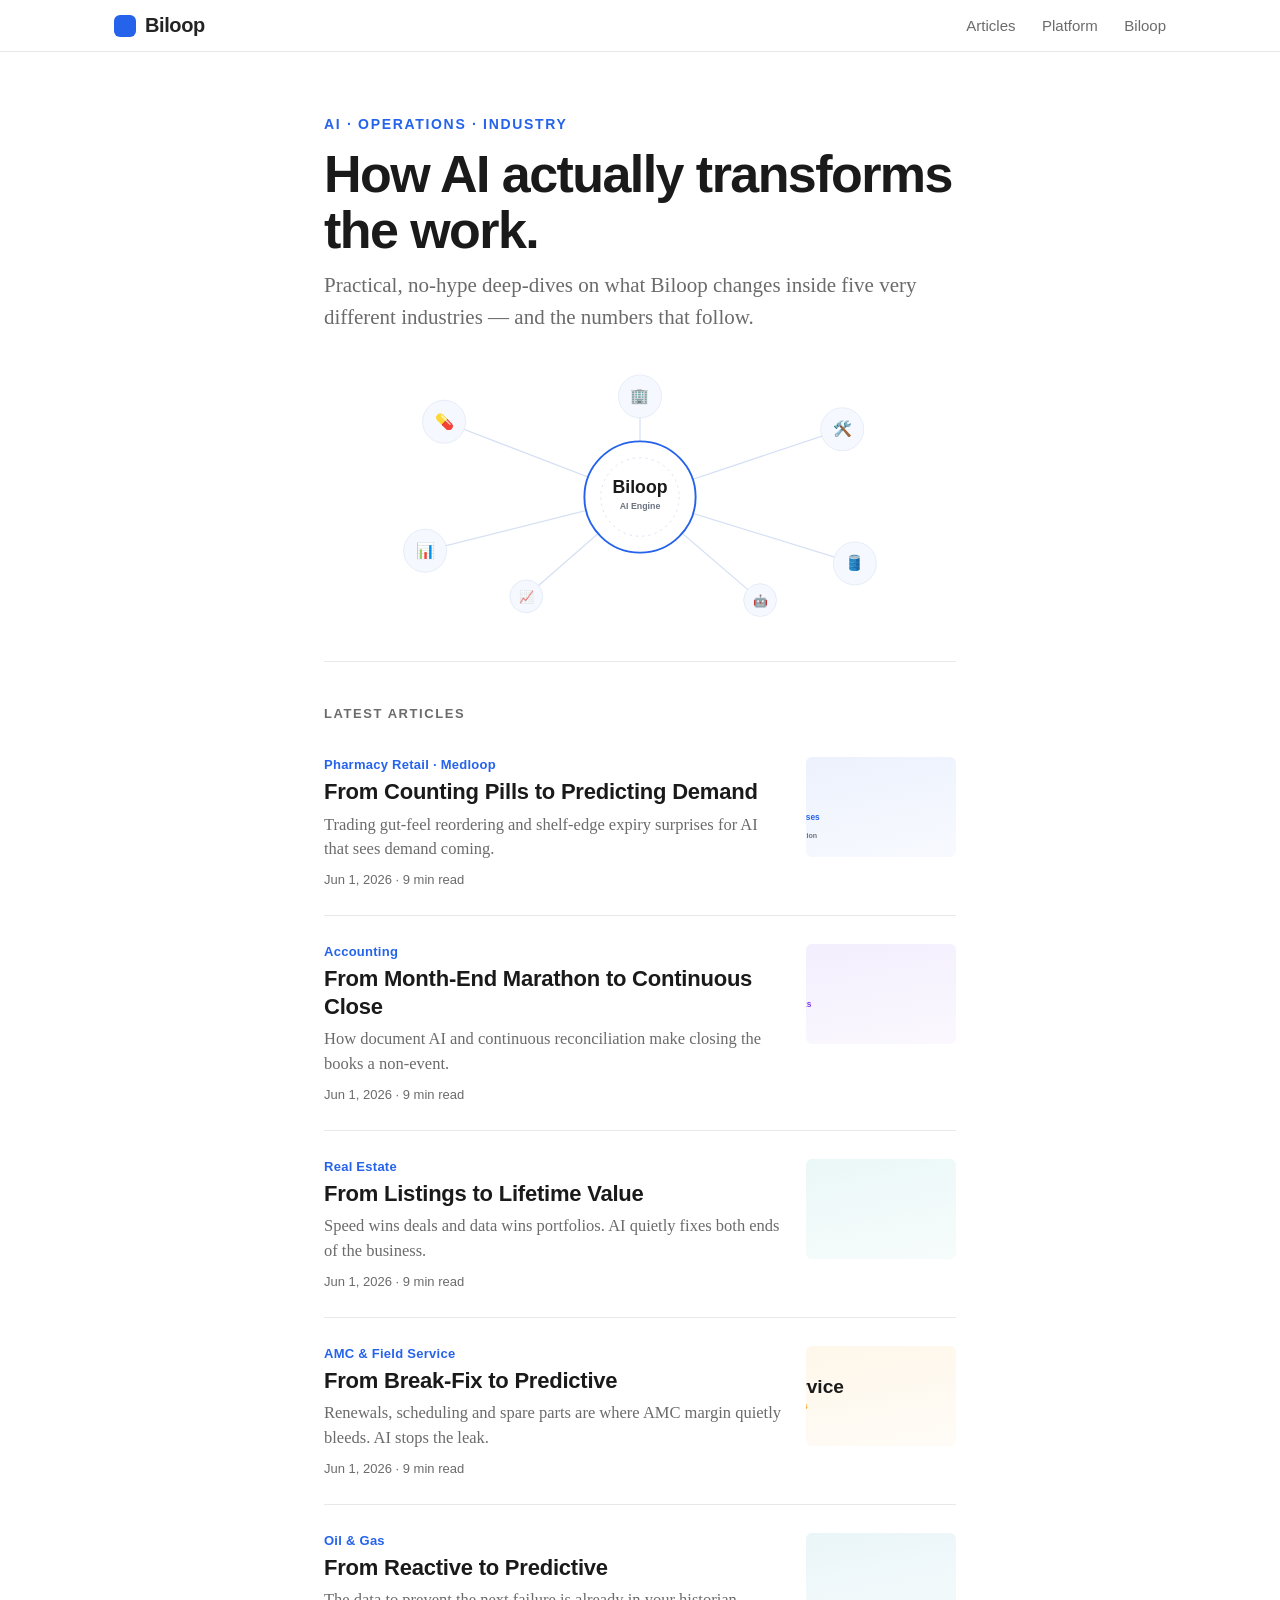
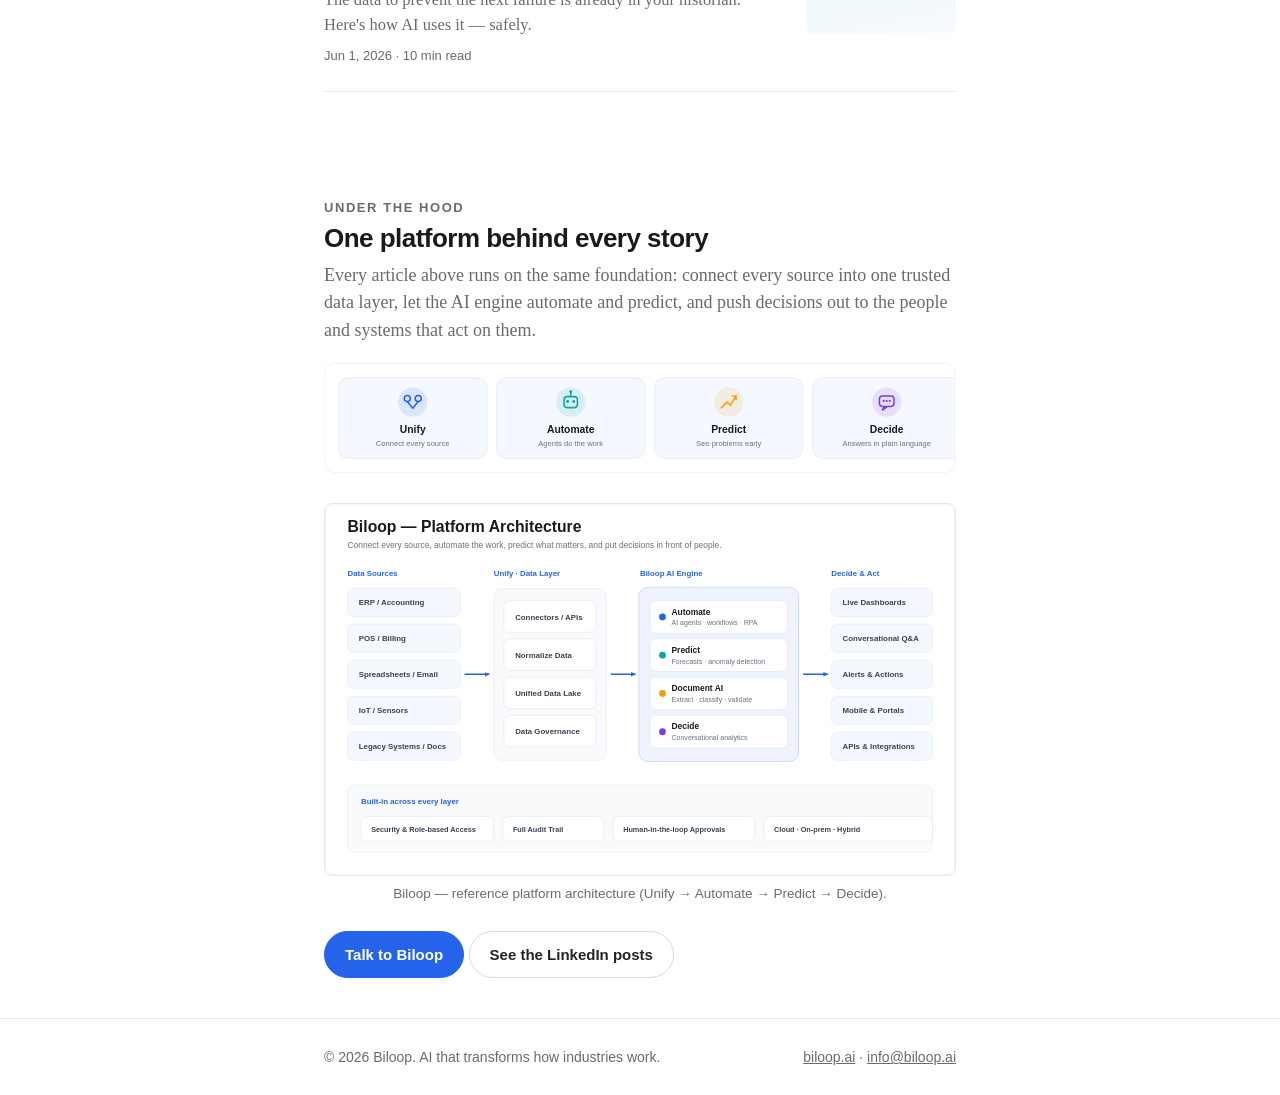
<file: index.html>
<!DOCTYPE html>
<html lang="en">
<head>
  <meta charset="UTF-8" />
  <meta name="viewport" content="width=device-width, initial-scale=1.0" />
  <title>Biloop — How AI transforms real industries</title>
  <meta name="description" content="Plain-spoken deep-dives on how Biloop uses AI to transform pharmacy retail, accounting, real estate, AMC and oil &amp; gas." />
  <link rel="stylesheet" href="assets/css/style.css" />
</head>
<body>
  <header class="site-header">
    <nav class="nav">
      <a class="brand" href="index.html"><span class="dot"></span> Biloop</a>
      <div class="nav-links">
        <a href="#stories">Articles</a>
        <a href="#platform">Platform</a>
        <a href="https://biloop.ai" target="_blank" rel="noopener">Biloop</a>
      </div>
    </nav>
  </header>

  <main class="container">
    <section class="masthead">
      <div class="kicker">AI · Operations · Industry</div>
      <h1>How AI actually transforms the work.</h1>
      <p>Practical, no-hype deep-dives on what Biloop changes inside five very different industries — and the numbers that follow.</p>
      <div class="iconstrip" style="max-width:720px;margin:28px auto 0">
        <img src="assets/img/hero.svg" alt="The Biloop AI engine connected to pharmacy, accounting, real estate, AMC and oil and gas" />
      </div>
    </section>

    <section id="stories">
      <div class="section-label">Latest articles</div>
      <ul class="stories">
        <li>
          <a class="story" href="blogs/pharmacy-retail.html">
            <div class="story-body">
              <div class="industry">Pharmacy Retail · Medloop</div>
              <div class="story-title">From Counting Pills to Predicting Demand</div>
              <p class="story-dek">Trading gut-feel reordering and shelf-edge expiry surprises for AI that sees demand coming.</p>
              <div class="story-meta">Jun 1, 2026 · 9 min read</div>
            </div>
            <div class="story-thumb"><img src="assets/img/pharmacy-banner.svg" alt="" /></div>
          </a>
        </li>
        <li>
          <a class="story" href="blogs/accounting.html">
            <div class="story-body">
              <div class="industry">Accounting</div>
              <div class="story-title">From Month-End Marathon to Continuous Close</div>
              <p class="story-dek">How document AI and continuous reconciliation make closing the books a non-event.</p>
              <div class="story-meta">Jun 1, 2026 · 9 min read</div>
            </div>
            <div class="story-thumb"><img src="assets/img/accounting-banner.svg" alt="" /></div>
          </a>
        </li>
        <li>
          <a class="story" href="blogs/real-estate.html">
            <div class="story-body">
              <div class="industry">Real Estate</div>
              <div class="story-title">From Listings to Lifetime Value</div>
              <p class="story-dek">Speed wins deals and data wins portfolios. AI quietly fixes both ends of the business.</p>
              <div class="story-meta">Jun 1, 2026 · 9 min read</div>
            </div>
            <div class="story-thumb"><img src="assets/img/real-estate-banner.svg" alt="" /></div>
          </a>
        </li>
        <li>
          <a class="story" href="blogs/amc.html">
            <div class="story-body">
              <div class="industry">AMC &amp; Field Service</div>
              <div class="story-title">From Break-Fix to Predictive</div>
              <p class="story-dek">Renewals, scheduling and spare parts are where AMC margin quietly bleeds. AI stops the leak.</p>
              <div class="story-meta">Jun 1, 2026 · 9 min read</div>
            </div>
            <div class="story-thumb"><img src="assets/img/amc-banner.svg" alt="" /></div>
          </a>
        </li>
        <li>
          <a class="story" href="blogs/oil-and-gas.html">
            <div class="story-body">
              <div class="industry">Oil &amp; Gas</div>
              <div class="story-title">From Reactive to Predictive</div>
              <p class="story-dek">The data to prevent the next failure is already in your historian. Here's how AI uses it — safely.</p>
              <div class="story-meta">Jun 1, 2026 · 10 min read</div>
            </div>
            <div class="story-thumb"><img src="assets/img/oil-and-gas-banner.svg" alt="" /></div>
          </a>
        </li>
      </ul>
    </section>

    <section class="platform" id="platform">
      <div class="section-label">Under the hood</div>
      <h2>One platform behind every story</h2>
      <p>Every article above runs on the same foundation: connect every source into one trusted data layer, let the AI engine automate and predict, and push decisions out to the people and systems that act on them.</p>
      <div class="iconstrip"><img src="assets/img/capabilities.svg" alt="Biloop's four core capabilities: Unify, Automate, Predict and Decide" /></div>
      <figure class="diagram">
        <img src="assets/img/mydo-architecture.svg" alt="Biloop platform architecture: data sources unified into a data layer, processed by the Biloop AI engine, surfaced through a decide-and-act layer" />
        <figcaption>Biloop — reference platform architecture (Unify → Automate → Predict → Decide).</figcaption>
      </figure>
      <p style="margin-top:22px">
        <a class="btn" href="https://biloop.ai" target="_blank" rel="noopener">Talk to Biloop</a>
        <a class="btn secondary" href="linkedin-posts/README.md">See the LinkedIn posts</a>
      </p>
    </section>
  </main>

  <footer class="site-footer">
    <div class="container">
      <span>© 2026 Biloop. AI that transforms how industries work.</span>
      <span><a href="https://biloop.ai" target="_blank" rel="noopener">biloop.ai</a> · <a href="mailto:info@biloop.ai">info@biloop.ai</a></span>
    </div>
  </footer>
</body>
</html>
</file>
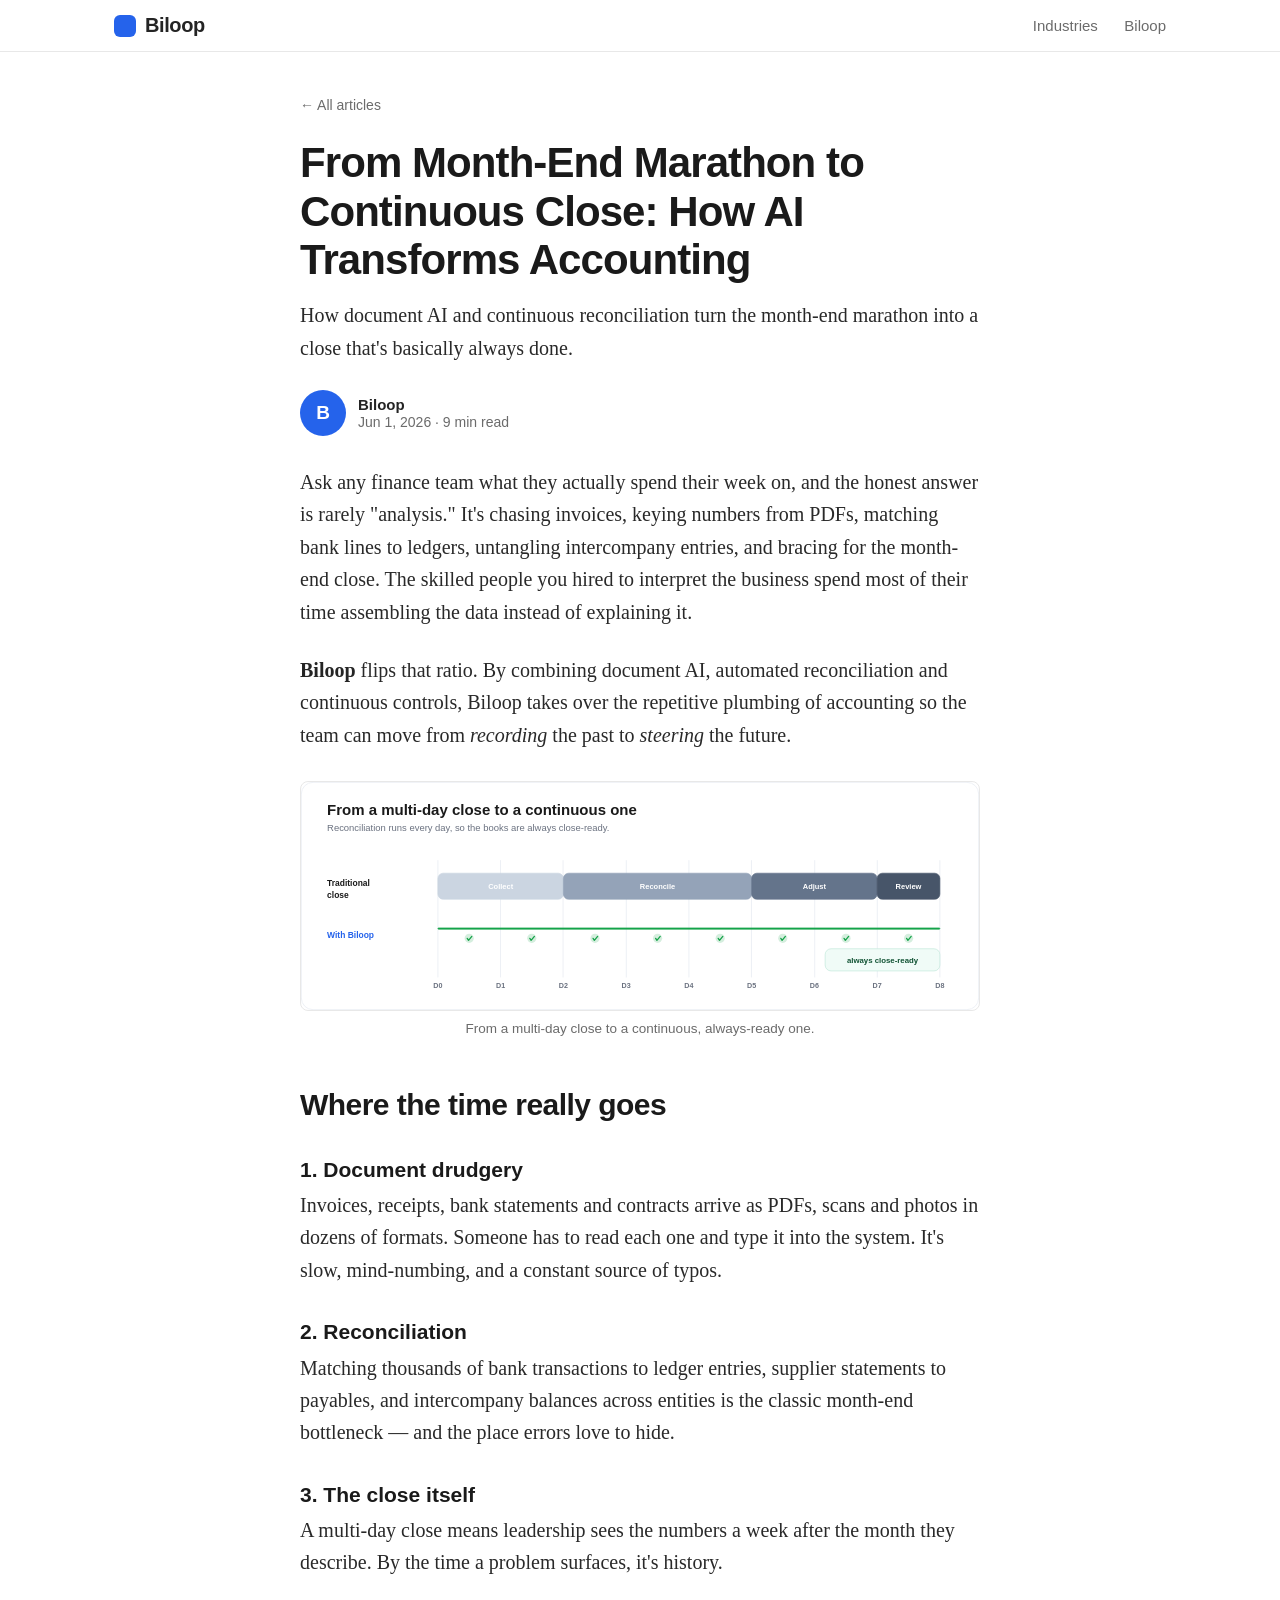
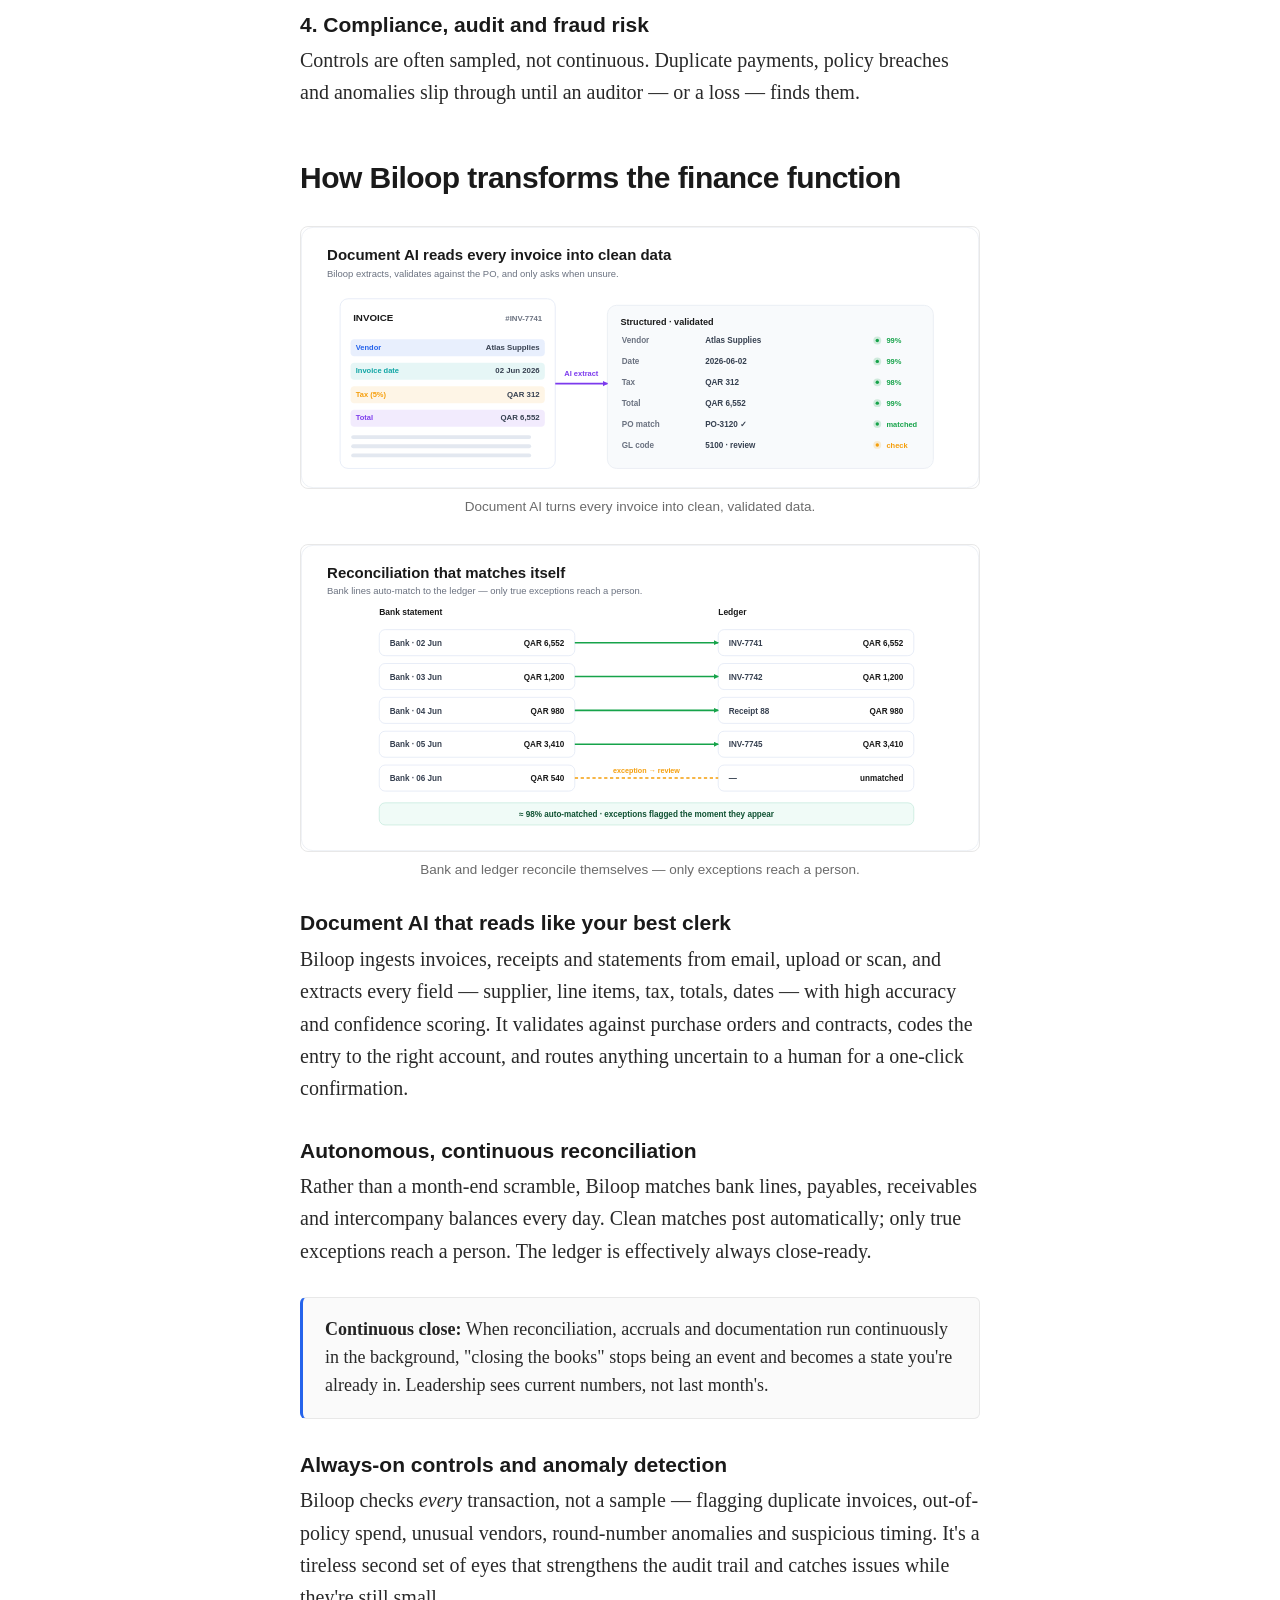
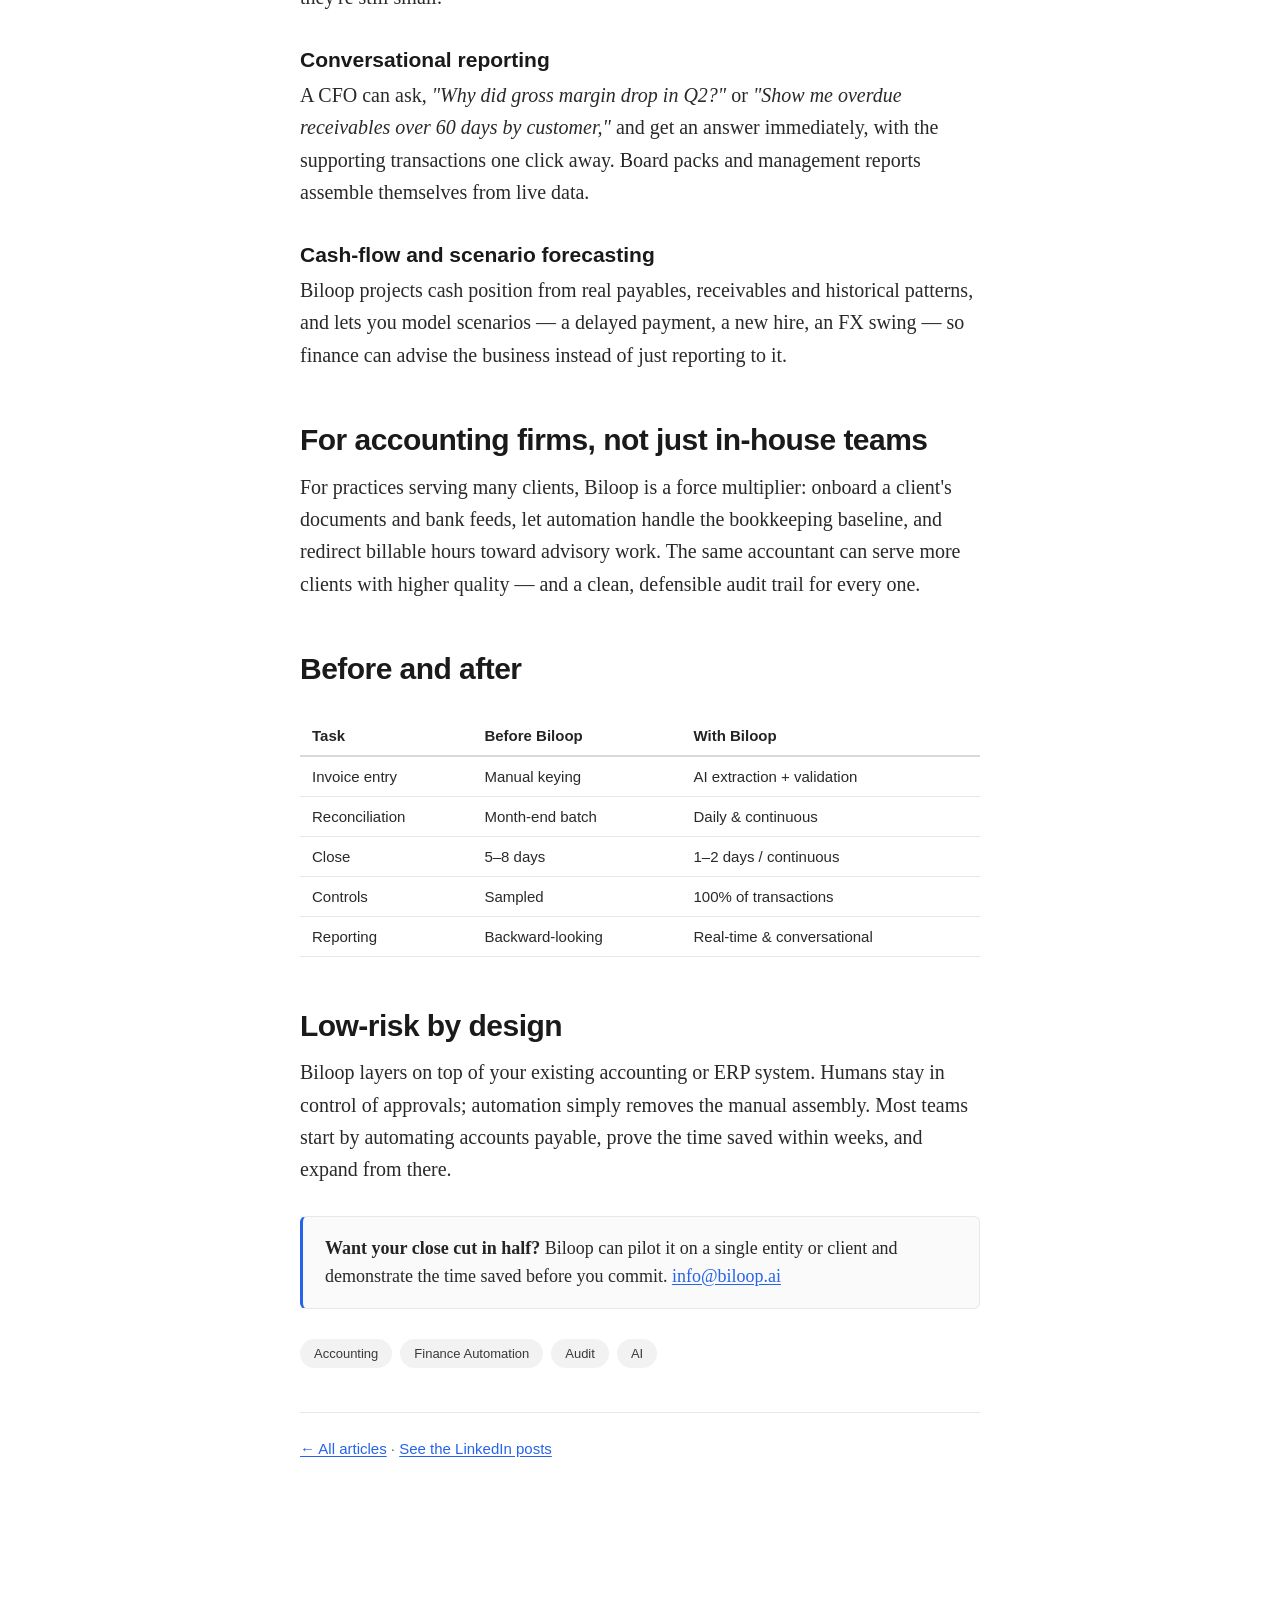
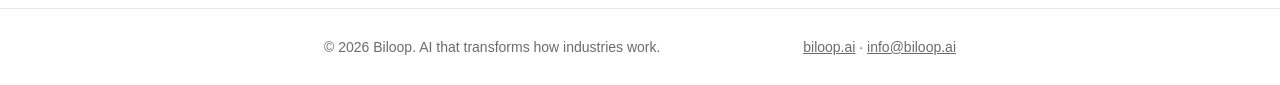
<file: blogs/accounting.html>
<!DOCTYPE html>
<html lang="en">
<head>
  <meta charset="UTF-8" />
  <meta name="viewport" content="width=device-width, initial-scale=1.0" />
  <title>How AI Transforms Accounting — Biloop</title>
  <meta name="description" content="From manual reconciliation and slow closes to autonomous, continuous accounting — see how Biloop transforms finance teams." />
  <link rel="stylesheet" href="../assets/css/style.css" />
</head>
<body>
  <header class="site-header">
    <nav class="nav">
      <a class="brand" href="../index.html"><span class="dot"></span> Biloop</a>
      <div class="nav-links">
        <a href="../index.html#industries">Industries</a>
        <a href="https://biloop.ai" target="_blank" rel="noopener">Biloop</a>
      </div>
    </nav>
  </header>

  <article class="article container">
    <a class="backlink" href="../index.html">← All articles</a>
    <h1>From Month-End Marathon to Continuous Close: How AI Transforms Accounting</h1>
    <p class="dek">How document AI and continuous reconciliation turn the month-end marathon into a close that's basically always done.</p>
    <div class="byline">
      <span class="avatar">B</span>
      <div>
        <div class="byline-name">Biloop</div>
        <div class="byline-sub">Jun 1, 2026 · 9 min read</div>
      </div>
    </div>

    <p>Ask any finance team what they actually spend their week on, and the honest answer is rarely "analysis." It's chasing invoices, keying numbers from PDFs, matching bank lines to ledgers, untangling intercompany entries, and bracing for the month-end close. The skilled people you hired to interpret the business spend most of their time assembling the data instead of explaining it.</p>

    <p><strong>Biloop</strong> flips that ratio. By combining document AI, automated reconciliation and continuous controls, Biloop takes over the repetitive plumbing of accounting so the team can move from <em>recording</em> the past to <em>steering</em> the future.</p>

    <figure class="diagram">
      <img src="../assets/img/accounting-close.svg" alt="Gantt comparing a multi-day traditional close with Biloop's continuous, always-ready close" />
      <figcaption>From a multi-day close to a continuous, always-ready one.</figcaption>
    </figure>

    <h2>Where the time really goes</h2>
    <h3>1. Document drudgery</h3>
    <p>Invoices, receipts, bank statements and contracts arrive as PDFs, scans and photos in dozens of formats. Someone has to read each one and type it into the system. It's slow, mind-numbing, and a constant source of typos.</p>

    <h3>2. Reconciliation</h3>
    <p>Matching thousands of bank transactions to ledger entries, supplier statements to payables, and intercompany balances across entities is the classic month-end bottleneck — and the place errors love to hide.</p>

    <h3>3. The close itself</h3>
    <p>A multi-day close means leadership sees the numbers a week after the month they describe. By the time a problem surfaces, it's history.</p>

    <h3>4. Compliance, audit and fraud risk</h3>
    <p>Controls are often sampled, not continuous. Duplicate payments, policy breaches and anomalies slip through until an auditor — or a loss — finds them.</p>

    <h2>How Biloop transforms the finance function</h2>

    <figure class="diagram">
      <img src="../assets/img/accounting-extract.svg" alt="Invoice with highlighted fields flowing into a structured, validated data table with confidence scores" />
      <figcaption>Document AI turns every invoice into clean, validated data.</figcaption>
    </figure>

    <figure class="diagram">
      <img src="../assets/img/accounting-reconcile.svg" alt="Bank statement lines auto-matching to ledger entries, with one exception flagged for review" />
      <figcaption>Bank and ledger reconcile themselves — only exceptions reach a person.</figcaption>
    </figure>

    <h3>Document AI that reads like your best clerk</h3>
    <p>Biloop ingests invoices, receipts and statements from email, upload or scan, and extracts every field — supplier, line items, tax, totals, dates — with high accuracy and confidence scoring. It validates against purchase orders and contracts, codes the entry to the right account, and routes anything uncertain to a human for a one-click confirmation.</p>

    <h3>Autonomous, continuous reconciliation</h3>
    <p>Rather than a month-end scramble, Biloop matches bank lines, payables, receivables and intercompany balances every day. Clean matches post automatically; only true exceptions reach a person. The ledger is effectively always close-ready.</p>

    <div class="callout">
      <strong>Continuous close:</strong> When reconciliation, accruals and documentation run continuously in the background, "closing the books" stops being an event and becomes a state you're already in. Leadership sees current numbers, not last month's.
    </div>

    <h3>Always-on controls and anomaly detection</h3>
    <p>Biloop checks <em>every</em> transaction, not a sample — flagging duplicate invoices, out-of-policy spend, unusual vendors, round-number anomalies and suspicious timing. It's a tireless second set of eyes that strengthens the audit trail and catches issues while they're still small.</p>

    <h3>Conversational reporting</h3>
    <p>A CFO can ask, <em>"Why did gross margin drop in Q2?"</em> or <em>"Show me overdue receivables over 60 days by customer,"</em> and get an answer immediately, with the supporting transactions one click away. Board packs and management reports assemble themselves from live data.</p>

    <h3>Cash-flow and scenario forecasting</h3>
    <p>Biloop projects cash position from real payables, receivables and historical patterns, and lets you model scenarios — a delayed payment, a new hire, an FX swing — so finance can advise the business instead of just reporting to it.</p>

    <h2>For accounting firms, not just in-house teams</h2>
    <p>For practices serving many clients, Biloop is a force multiplier: onboard a client's documents and bank feeds, let automation handle the bookkeeping baseline, and redirect billable hours toward advisory work. The same accountant can serve more clients with higher quality — and a clean, defensible audit trail for every one.</p>

    <h2>Before and after</h2>
    <table>
      <tr><th>Task</th><th>Before Biloop</th><th>With Biloop</th></tr>
      <tr><td>Invoice entry</td><td>Manual keying</td><td>AI extraction + validation</td></tr>
      <tr><td>Reconciliation</td><td>Month-end batch</td><td>Daily &amp; continuous</td></tr>
      <tr><td>Close</td><td>5–8 days</td><td>1–2 days / continuous</td></tr>
      <tr><td>Controls</td><td>Sampled</td><td>100% of transactions</td></tr>
      <tr><td>Reporting</td><td>Backward-looking</td><td>Real-time &amp; conversational</td></tr>
    </table>

    <h2>Low-risk by design</h2>
    <p>Biloop layers on top of your existing accounting or ERP system. Humans stay in control of approvals; automation simply removes the manual assembly. Most teams start by automating accounts payable, prove the time saved within weeks, and expand from there.</p>

    <div class="callout">
      <strong>Want your close cut in half?</strong> Biloop can pilot it on a single entity or client and demonstrate the time saved before you commit. <a href="mailto:info@biloop.ai">info@biloop.ai</a>
    </div>

    <div class="tags"><span class="tag">Accounting</span><span class="tag">Finance Automation</span><span class="tag">Audit</span><span class="tag">AI</span></div>

    <hr class="soft" />
    <p class="endlinks"><a href="../index.html">← All articles</a> · <a href="../linkedin-posts/README.md">See the LinkedIn posts</a></p>
  </article>

  <footer class="site-footer">
    <div class="container">
      <span>© 2026 Biloop. AI that transforms how industries work.</span>
      <span><a href="https://biloop.ai" target="_blank" rel="noopener">biloop.ai</a> · <a href="mailto:info@biloop.ai">info@biloop.ai</a></span>
    </div>
  </footer>
</body>
</html>
</file>
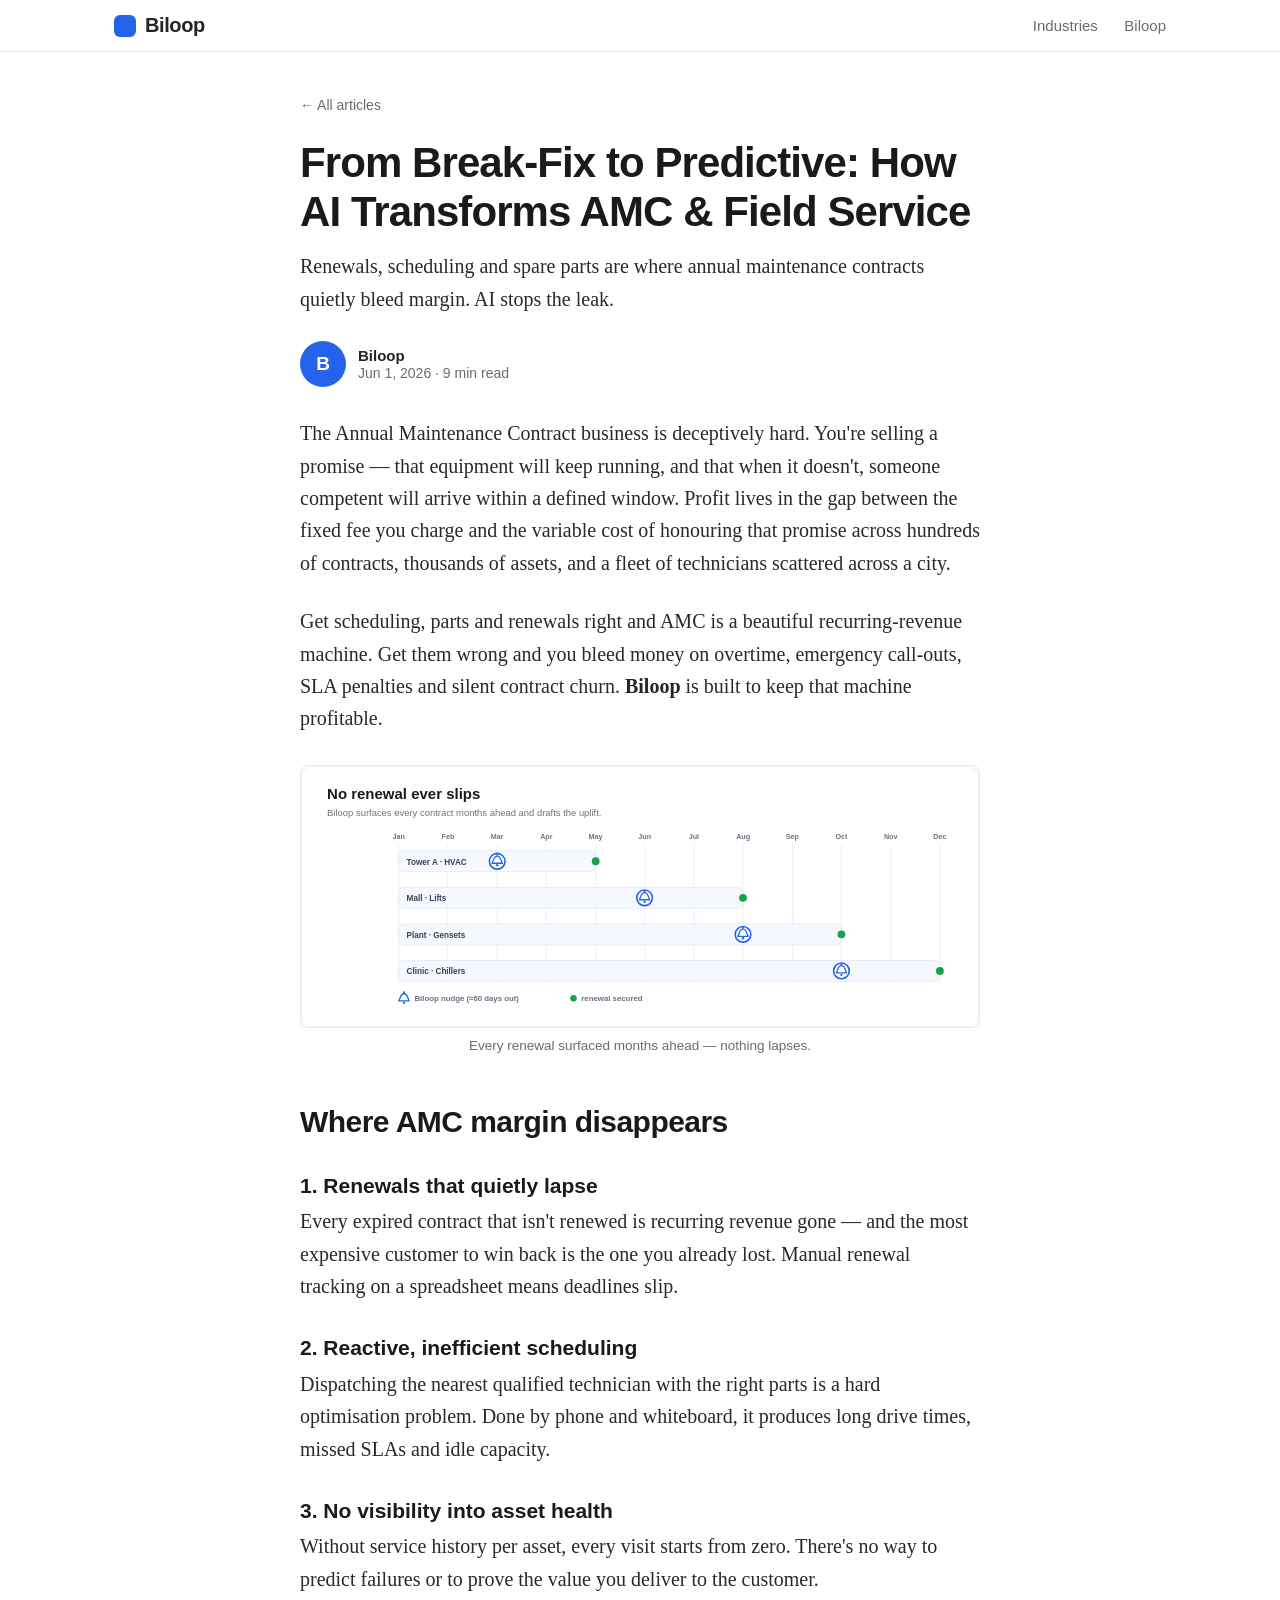
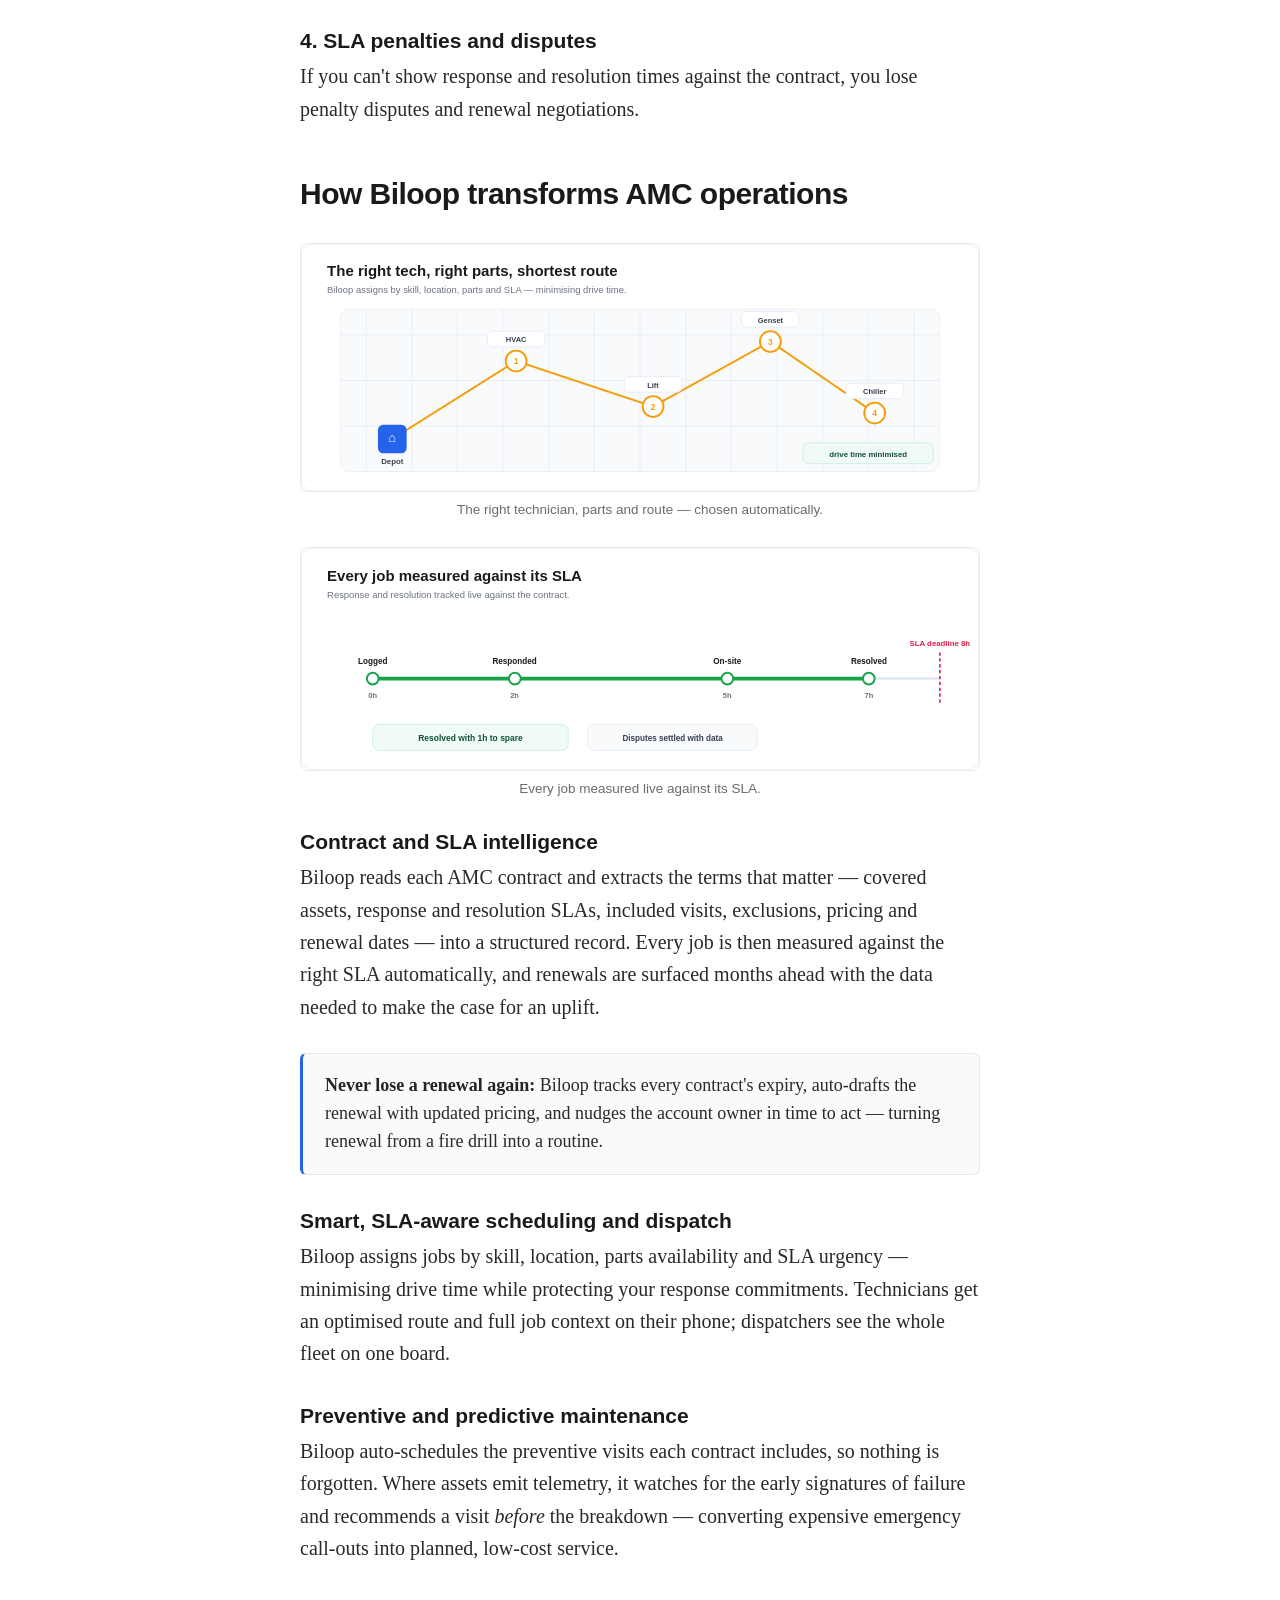
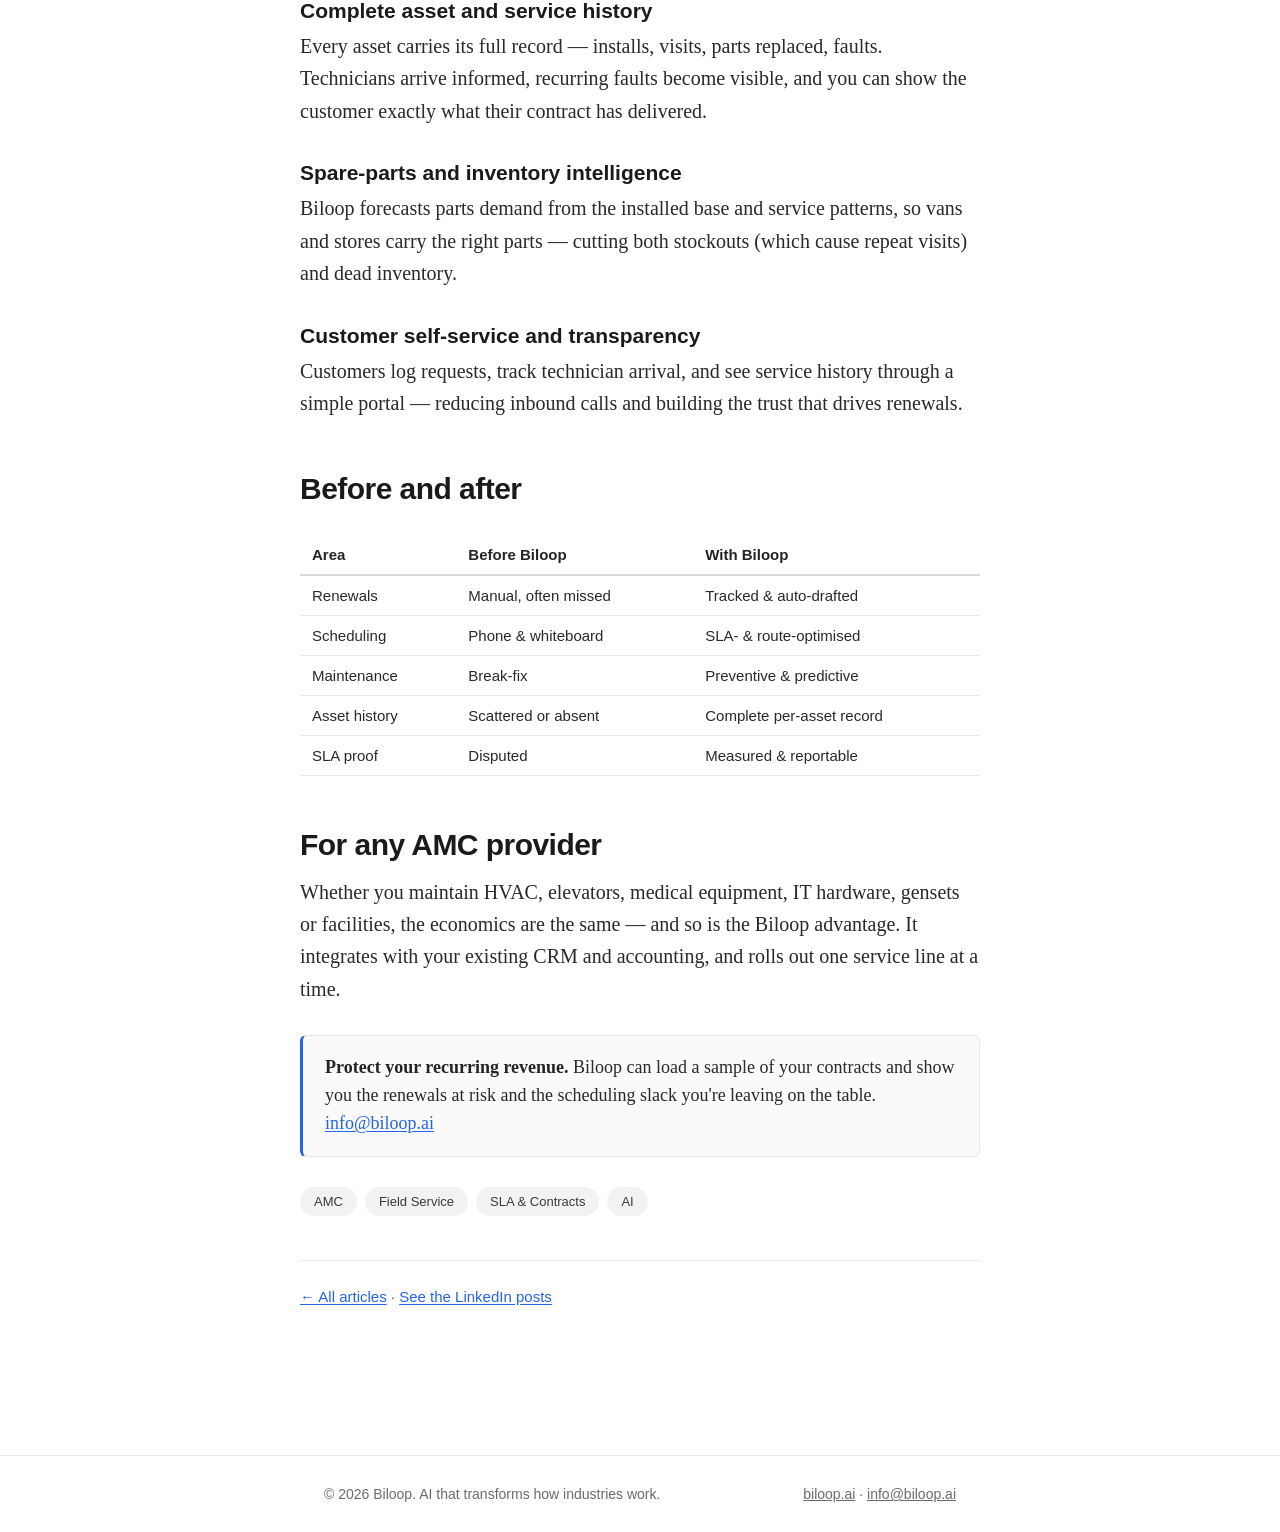
<file: blogs/amc.html>
<!DOCTYPE html>
<html lang="en">
<head>
  <meta charset="UTF-8" />
  <meta name="viewport" content="width=device-width, initial-scale=1.0" />
  <title>How AI Transforms AMC &amp; Field Service — Biloop</title>
  <meta name="description" content="From missed SLAs and leaky renewals to AI-driven contract intelligence and predictive servicing — how Biloop transforms annual maintenance contracts." />
  <link rel="stylesheet" href="../assets/css/style.css" />
</head>
<body>
  <header class="site-header">
    <nav class="nav">
      <a class="brand" href="../index.html"><span class="dot"></span> Biloop</a>
      <div class="nav-links">
        <a href="../index.html#industries">Industries</a>
        <a href="https://biloop.ai" target="_blank" rel="noopener">Biloop</a>
      </div>
    </nav>
  </header>

  <article class="article container">
    <a class="backlink" href="../index.html">← All articles</a>
    <h1>From Break-Fix to Predictive: How AI Transforms AMC &amp; Field Service</h1>
    <p class="dek">Renewals, scheduling and spare parts are where annual maintenance contracts quietly bleed margin. AI stops the leak.</p>
    <div class="byline">
      <span class="avatar">B</span>
      <div>
        <div class="byline-name">Biloop</div>
        <div class="byline-sub">Jun 1, 2026 · 9 min read</div>
      </div>
    </div>

    <p>The Annual Maintenance Contract business is deceptively hard. You're selling a promise — that equipment will keep running, and that when it doesn't, someone competent will arrive within a defined window. Profit lives in the gap between the fixed fee you charge and the variable cost of honouring that promise across hundreds of contracts, thousands of assets, and a fleet of technicians scattered across a city.</p>

    <p>Get scheduling, parts and renewals right and AMC is a beautiful recurring-revenue machine. Get them wrong and you bleed money on overtime, emergency call-outs, SLA penalties and silent contract churn. <strong>Biloop</strong> is built to keep that machine profitable.</p>

    <figure class="diagram">
      <img src="../assets/img/amc-renewals.svg" alt="Renewal calendar showing contracts with Biloop nudges about 60 days before each renewal" />
      <figcaption>Every renewal surfaced months ahead — nothing lapses.</figcaption>
    </figure>

    <h2>Where AMC margin disappears</h2>
    <h3>1. Renewals that quietly lapse</h3>
    <p>Every expired contract that isn't renewed is recurring revenue gone — and the most expensive customer to win back is the one you already lost. Manual renewal tracking on a spreadsheet means deadlines slip.</p>

    <h3>2. Reactive, inefficient scheduling</h3>
    <p>Dispatching the nearest qualified technician with the right parts is a hard optimisation problem. Done by phone and whiteboard, it produces long drive times, missed SLAs and idle capacity.</p>

    <h3>3. No visibility into asset health</h3>
    <p>Without service history per asset, every visit starts from zero. There's no way to predict failures or to prove the value you deliver to the customer.</p>

    <h3>4. SLA penalties and disputes</h3>
    <p>If you can't show response and resolution times against the contract, you lose penalty disputes and renewal negotiations.</p>

    <h2>How Biloop transforms AMC operations</h2>

    <figure class="diagram">
      <img src="../assets/img/amc-dispatch.svg" alt="Dispatch route map: depot and job pins connected by an optimised technician route" />
      <figcaption>The right technician, parts and route — chosen automatically.</figcaption>
    </figure>

    <figure class="diagram">
      <img src="../assets/img/amc-sla.svg" alt="SLA timeline: logged, responded, on-site and resolved, all within the contract deadline" />
      <figcaption>Every job measured live against its SLA.</figcaption>
    </figure>

    <h3>Contract and SLA intelligence</h3>
    <p>Biloop reads each AMC contract and extracts the terms that matter — covered assets, response and resolution SLAs, included visits, exclusions, pricing and renewal dates — into a structured record. Every job is then measured against the right SLA automatically, and renewals are surfaced months ahead with the data needed to make the case for an uplift.</p>

    <div class="callout">
      <strong>Never lose a renewal again:</strong> Biloop tracks every contract's expiry, auto-drafts the renewal with updated pricing, and nudges the account owner in time to act — turning renewal from a fire drill into a routine.
    </div>

    <h3>Smart, SLA-aware scheduling and dispatch</h3>
    <p>Biloop assigns jobs by skill, location, parts availability and SLA urgency — minimising drive time while protecting your response commitments. Technicians get an optimised route and full job context on their phone; dispatchers see the whole fleet on one board.</p>

    <h3>Preventive and predictive maintenance</h3>
    <p>Biloop auto-schedules the preventive visits each contract includes, so nothing is forgotten. Where assets emit telemetry, it watches for the early signatures of failure and recommends a visit <em>before</em> the breakdown — converting expensive emergency call-outs into planned, low-cost service.</p>

    <h3>Complete asset and service history</h3>
    <p>Every asset carries its full record — installs, visits, parts replaced, faults. Technicians arrive informed, recurring faults become visible, and you can show the customer exactly what their contract has delivered.</p>

    <h3>Spare-parts and inventory intelligence</h3>
    <p>Biloop forecasts parts demand from the installed base and service patterns, so vans and stores carry the right parts — cutting both stockouts (which cause repeat visits) and dead inventory.</p>

    <h3>Customer self-service and transparency</h3>
    <p>Customers log requests, track technician arrival, and see service history through a simple portal — reducing inbound calls and building the trust that drives renewals.</p>

    <h2>Before and after</h2>
    <table>
      <tr><th>Area</th><th>Before Biloop</th><th>With Biloop</th></tr>
      <tr><td>Renewals</td><td>Manual, often missed</td><td>Tracked &amp; auto-drafted</td></tr>
      <tr><td>Scheduling</td><td>Phone &amp; whiteboard</td><td>SLA- &amp; route-optimised</td></tr>
      <tr><td>Maintenance</td><td>Break-fix</td><td>Preventive &amp; predictive</td></tr>
      <tr><td>Asset history</td><td>Scattered or absent</td><td>Complete per-asset record</td></tr>
      <tr><td>SLA proof</td><td>Disputed</td><td>Measured &amp; reportable</td></tr>
    </table>

    <h2>For any AMC provider</h2>
    <p>Whether you maintain HVAC, elevators, medical equipment, IT hardware, gensets or facilities, the economics are the same — and so is the Biloop advantage. It integrates with your existing CRM and accounting, and rolls out one service line at a time.</p>

    <div class="callout">
      <strong>Protect your recurring revenue.</strong> Biloop can load a sample of your contracts and show you the renewals at risk and the scheduling slack you're leaving on the table. <a href="mailto:info@biloop.ai">info@biloop.ai</a>
    </div>

    <div class="tags"><span class="tag">AMC</span><span class="tag">Field Service</span><span class="tag">SLA &amp; Contracts</span><span class="tag">AI</span></div>

    <hr class="soft" />
    <p class="endlinks"><a href="../index.html">← All articles</a> · <a href="../linkedin-posts/README.md">See the LinkedIn posts</a></p>
  </article>

  <footer class="site-footer">
    <div class="container">
      <span>© 2026 Biloop. AI that transforms how industries work.</span>
      <span><a href="https://biloop.ai" target="_blank" rel="noopener">biloop.ai</a> · <a href="mailto:info@biloop.ai">info@biloop.ai</a></span>
    </div>
  </footer>
</body>
</html>
</file>
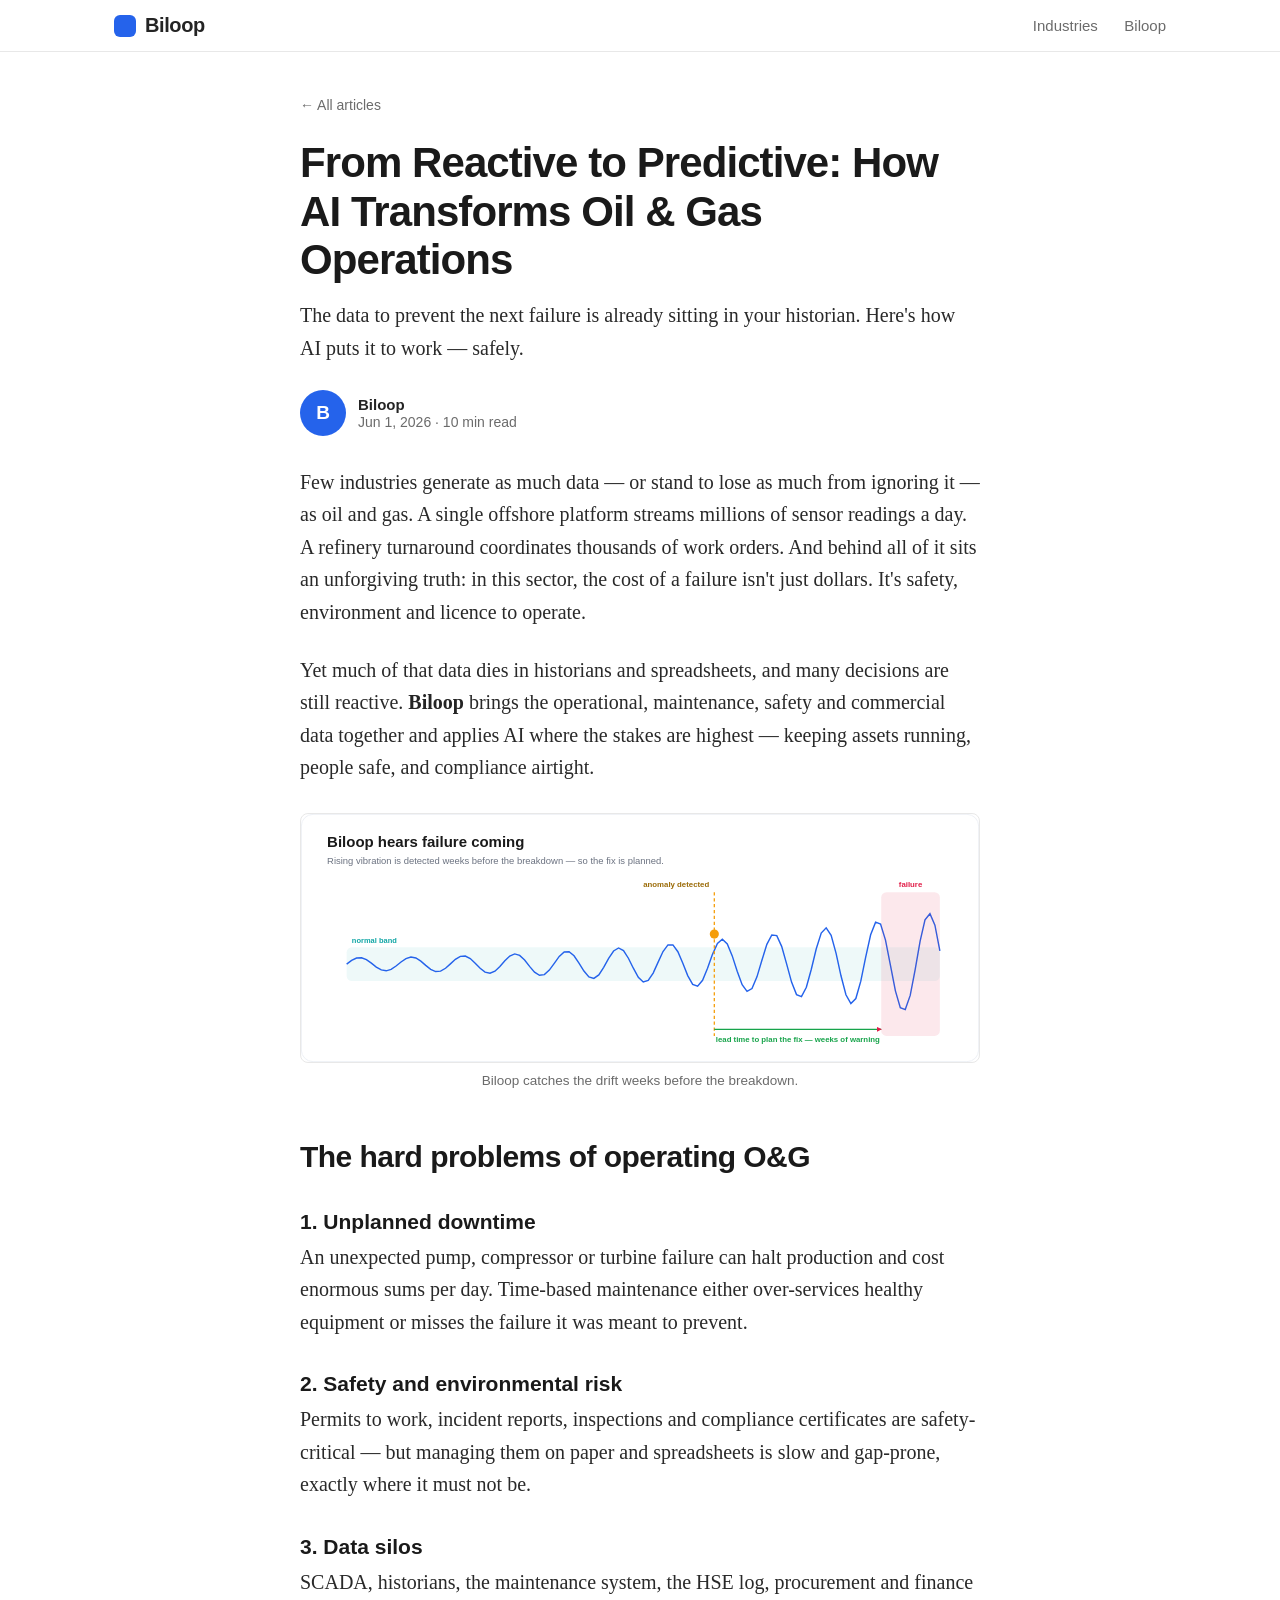
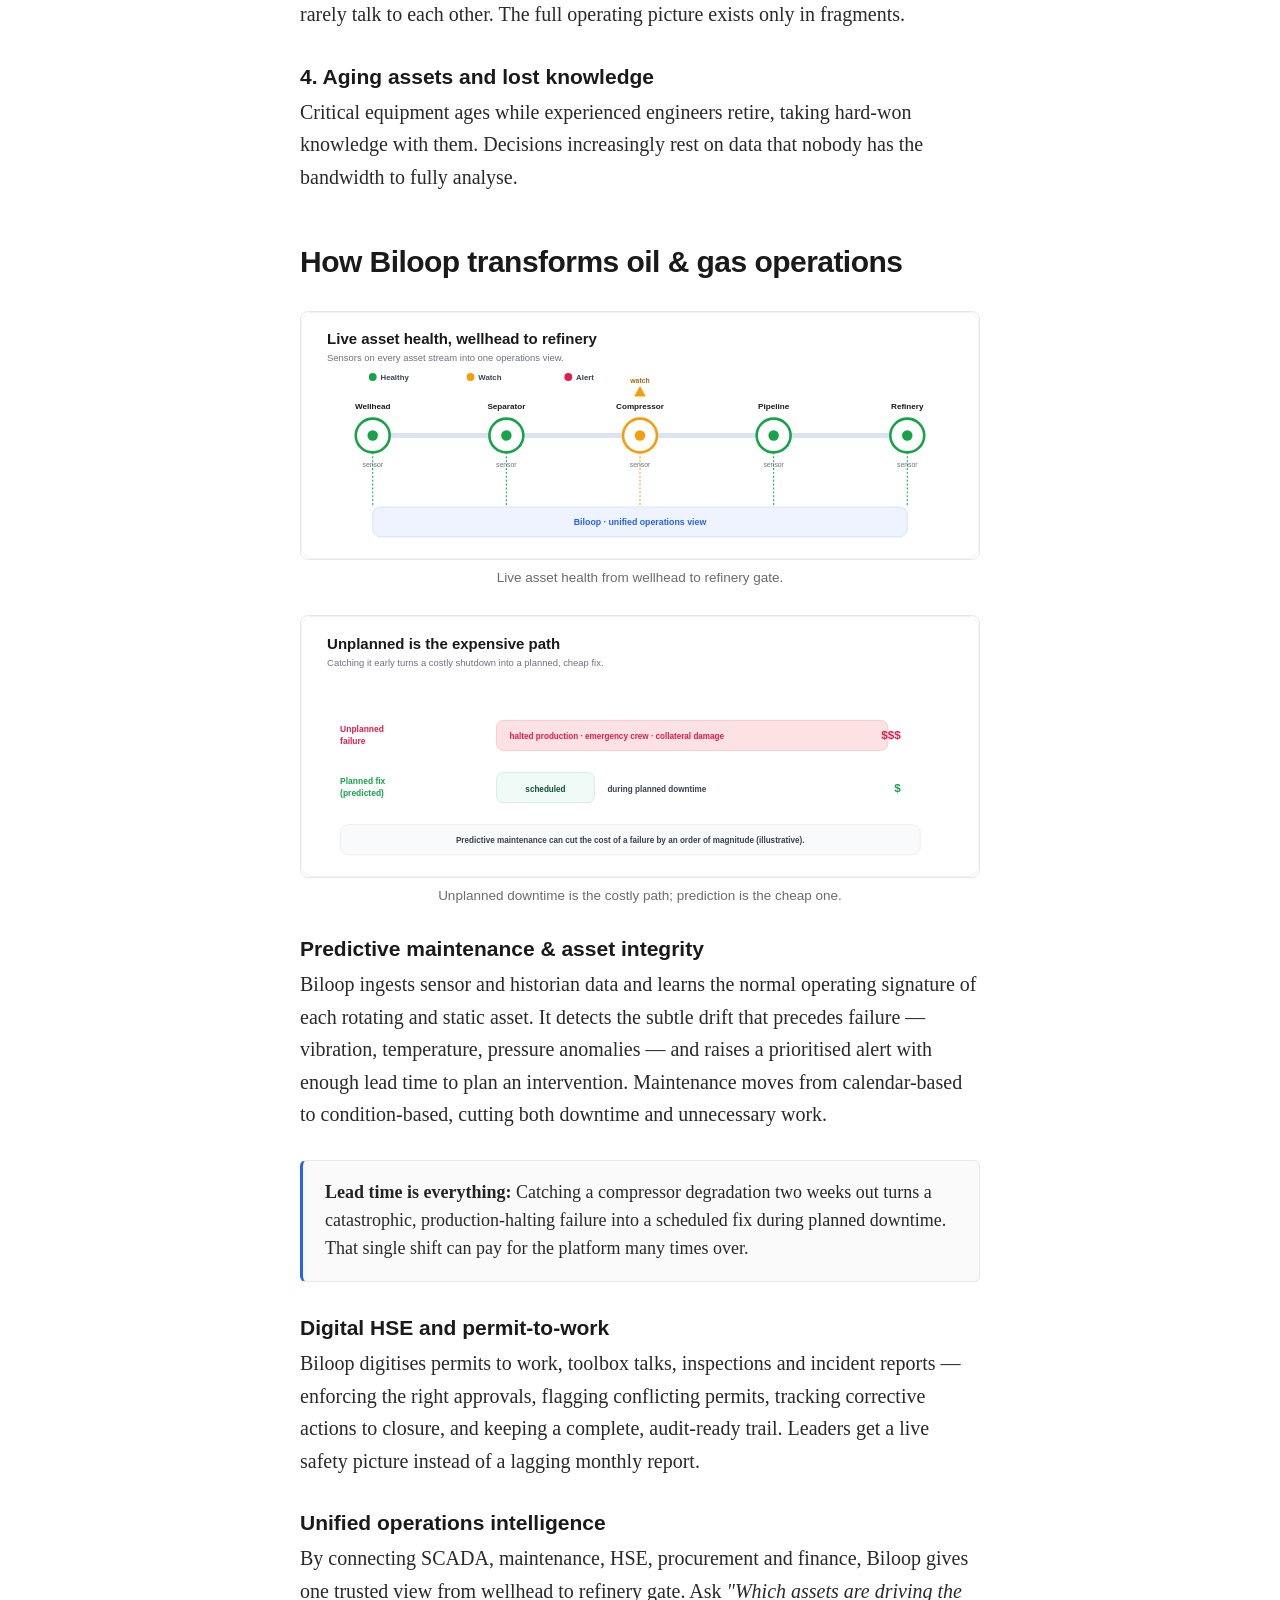
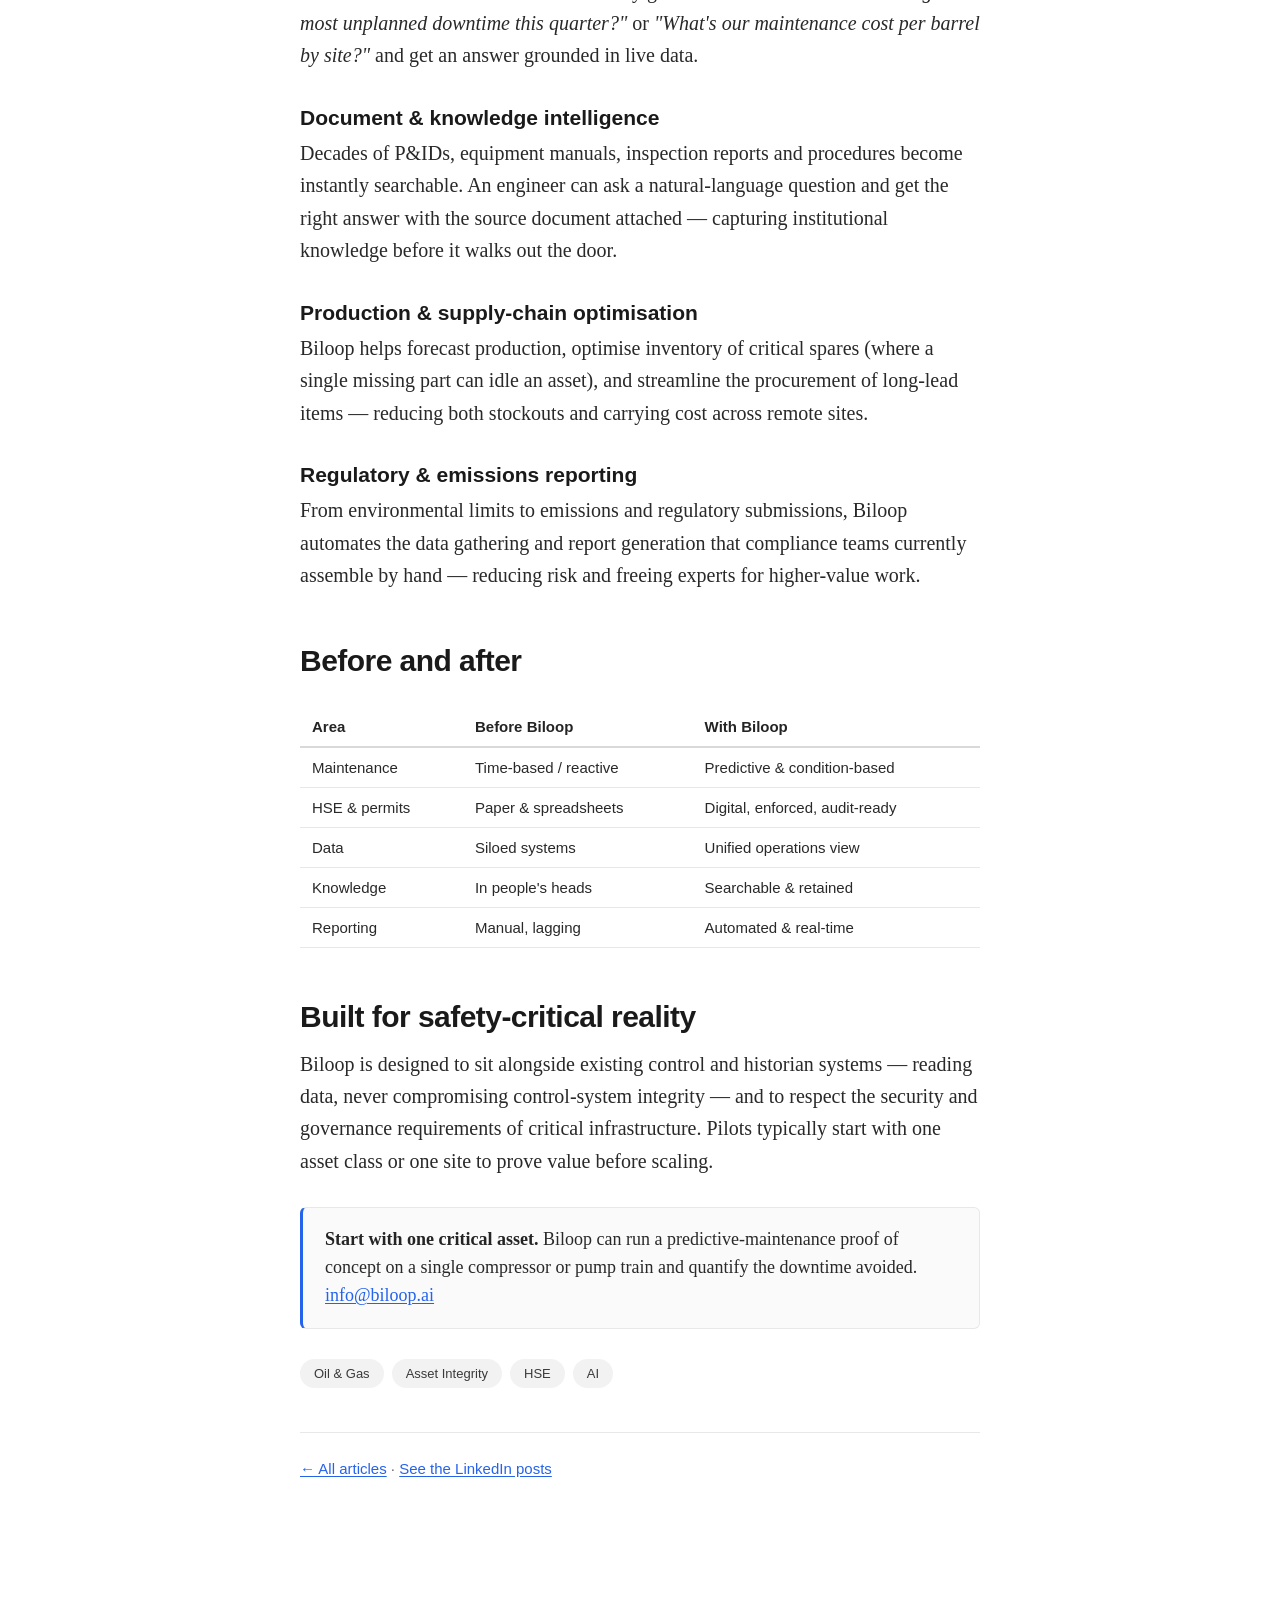
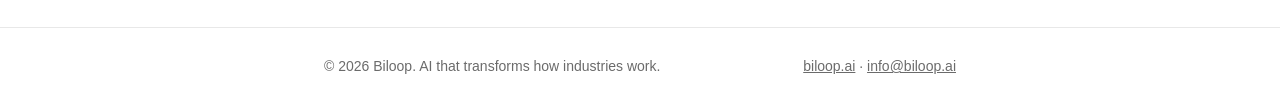
<file: blogs/oil-and-gas.html>
<!DOCTYPE html>
<html lang="en">
<head>
  <meta charset="UTF-8" />
  <meta name="viewport" content="width=device-width, initial-scale=1.0" />
  <title>How AI Transforms Oil &amp; Gas — Biloop</title>
  <meta name="description" content="From unplanned downtime and HSE risk to predictive operations and asset integrity — how Biloop transforms oil &amp; gas operations." />
  <link rel="stylesheet" href="../assets/css/style.css" />
</head>
<body>
  <header class="site-header">
    <nav class="nav">
      <a class="brand" href="../index.html"><span class="dot"></span> Biloop</a>
      <div class="nav-links">
        <a href="../index.html#industries">Industries</a>
        <a href="https://biloop.ai" target="_blank" rel="noopener">Biloop</a>
      </div>
    </nav>
  </header>

  <article class="article container">
    <a class="backlink" href="../index.html">← All articles</a>
    <h1>From Reactive to Predictive: How AI Transforms Oil &amp; Gas Operations</h1>
    <p class="dek">The data to prevent the next failure is already sitting in your historian. Here's how AI puts it to work — safely.</p>
    <div class="byline">
      <span class="avatar">B</span>
      <div>
        <div class="byline-name">Biloop</div>
        <div class="byline-sub">Jun 1, 2026 · 10 min read</div>
      </div>
    </div>

    <p>Few industries generate as much data — or stand to lose as much from ignoring it — as oil and gas. A single offshore platform streams millions of sensor readings a day. A refinery turnaround coordinates thousands of work orders. And behind all of it sits an unforgiving truth: in this sector, the cost of a failure isn't just dollars. It's safety, environment and licence to operate.</p>

    <p>Yet much of that data dies in historians and spreadsheets, and many decisions are still reactive. <strong>Biloop</strong> brings the operational, maintenance, safety and commercial data together and applies AI where the stakes are highest — keeping assets running, people safe, and compliance airtight.</p>

    <figure class="diagram">
      <img src="../assets/img/oil-and-gas-predict.svg" alt="Vibration waveform with an anomaly detected and a lead-time window before the failure zone" />
      <figcaption>Biloop catches the drift weeks before the breakdown.</figcaption>
    </figure>

    <h2>The hard problems of operating O&amp;G</h2>
    <h3>1. Unplanned downtime</h3>
    <p>An unexpected pump, compressor or turbine failure can halt production and cost enormous sums per day. Time-based maintenance either over-services healthy equipment or misses the failure it was meant to prevent.</p>

    <h3>2. Safety and environmental risk</h3>
    <p>Permits to work, incident reports, inspections and compliance certificates are safety-critical — but managing them on paper and spreadsheets is slow and gap-prone, exactly where it must not be.</p>

    <h3>3. Data silos</h3>
    <p>SCADA, historians, the maintenance system, the HSE log, procurement and finance rarely talk to each other. The full operating picture exists only in fragments.</p>

    <h3>4. Aging assets and lost knowledge</h3>
    <p>Critical equipment ages while experienced engineers retire, taking hard-won knowledge with them. Decisions increasingly rest on data that nobody has the bandwidth to fully analyse.</p>

    <h2>How Biloop transforms oil &amp; gas operations</h2>

    <figure class="diagram">
      <img src="../assets/img/oil-and-gas-schematic.svg" alt="Process schematic from wellhead to refinery with per-asset sensor health" />
      <figcaption>Live asset health from wellhead to refinery gate.</figcaption>
    </figure>

    <figure class="diagram">
      <img src="../assets/img/oil-and-gas-downtime.svg" alt="Cost comparison of an unplanned failure versus a planned, predicted fix" />
      <figcaption>Unplanned downtime is the costly path; prediction is the cheap one.</figcaption>
    </figure>

    <h3>Predictive maintenance &amp; asset integrity</h3>
    <p>Biloop ingests sensor and historian data and learns the normal operating signature of each rotating and static asset. It detects the subtle drift that precedes failure — vibration, temperature, pressure anomalies — and raises a prioritised alert with enough lead time to plan an intervention. Maintenance moves from calendar-based to condition-based, cutting both downtime and unnecessary work.</p>

    <div class="callout">
      <strong>Lead time is everything:</strong> Catching a compressor degradation two weeks out turns a catastrophic, production-halting failure into a scheduled fix during planned downtime. That single shift can pay for the platform many times over.
    </div>

    <h3>Digital HSE and permit-to-work</h3>
    <p>Biloop digitises permits to work, toolbox talks, inspections and incident reports — enforcing the right approvals, flagging conflicting permits, tracking corrective actions to closure, and keeping a complete, audit-ready trail. Leaders get a live safety picture instead of a lagging monthly report.</p>

    <h3>Unified operations intelligence</h3>
    <p>By connecting SCADA, maintenance, HSE, procurement and finance, Biloop gives one trusted view from wellhead to refinery gate. Ask <em>"Which assets are driving the most unplanned downtime this quarter?"</em> or <em>"What's our maintenance cost per barrel by site?"</em> and get an answer grounded in live data.</p>

    <h3>Document &amp; knowledge intelligence</h3>
    <p>Decades of P&amp;IDs, equipment manuals, inspection reports and procedures become instantly searchable. An engineer can ask a natural-language question and get the right answer with the source document attached — capturing institutional knowledge before it walks out the door.</p>

    <h3>Production &amp; supply-chain optimisation</h3>
    <p>Biloop helps forecast production, optimise inventory of critical spares (where a single missing part can idle an asset), and streamline the procurement of long-lead items — reducing both stockouts and carrying cost across remote sites.</p>

    <h3>Regulatory &amp; emissions reporting</h3>
    <p>From environmental limits to emissions and regulatory submissions, Biloop automates the data gathering and report generation that compliance teams currently assemble by hand — reducing risk and freeing experts for higher-value work.</p>

    <h2>Before and after</h2>
    <table>
      <tr><th>Area</th><th>Before Biloop</th><th>With Biloop</th></tr>
      <tr><td>Maintenance</td><td>Time-based / reactive</td><td>Predictive &amp; condition-based</td></tr>
      <tr><td>HSE &amp; permits</td><td>Paper &amp; spreadsheets</td><td>Digital, enforced, audit-ready</td></tr>
      <tr><td>Data</td><td>Siloed systems</td><td>Unified operations view</td></tr>
      <tr><td>Knowledge</td><td>In people's heads</td><td>Searchable &amp; retained</td></tr>
      <tr><td>Reporting</td><td>Manual, lagging</td><td>Automated &amp; real-time</td></tr>
    </table>

    <h2>Built for safety-critical reality</h2>
    <p>Biloop is designed to sit alongside existing control and historian systems — reading data, never compromising control-system integrity — and to respect the security and governance requirements of critical infrastructure. Pilots typically start with one asset class or one site to prove value before scaling.</p>

    <div class="callout">
      <strong>Start with one critical asset.</strong> Biloop can run a predictive-maintenance proof of concept on a single compressor or pump train and quantify the downtime avoided. <a href="mailto:info@biloop.ai">info@biloop.ai</a>
    </div>

    <div class="tags"><span class="tag">Oil &amp; Gas</span><span class="tag">Asset Integrity</span><span class="tag">HSE</span><span class="tag">AI</span></div>

    <hr class="soft" />
    <p class="endlinks"><a href="../index.html">← All articles</a> · <a href="../linkedin-posts/README.md">See the LinkedIn posts</a></p>
  </article>

  <footer class="site-footer">
    <div class="container">
      <span>© 2026 Biloop. AI that transforms how industries work.</span>
      <span><a href="https://biloop.ai" target="_blank" rel="noopener">biloop.ai</a> · <a href="mailto:info@biloop.ai">info@biloop.ai</a></span>
    </div>
  </footer>
</body>
</html>
</file>
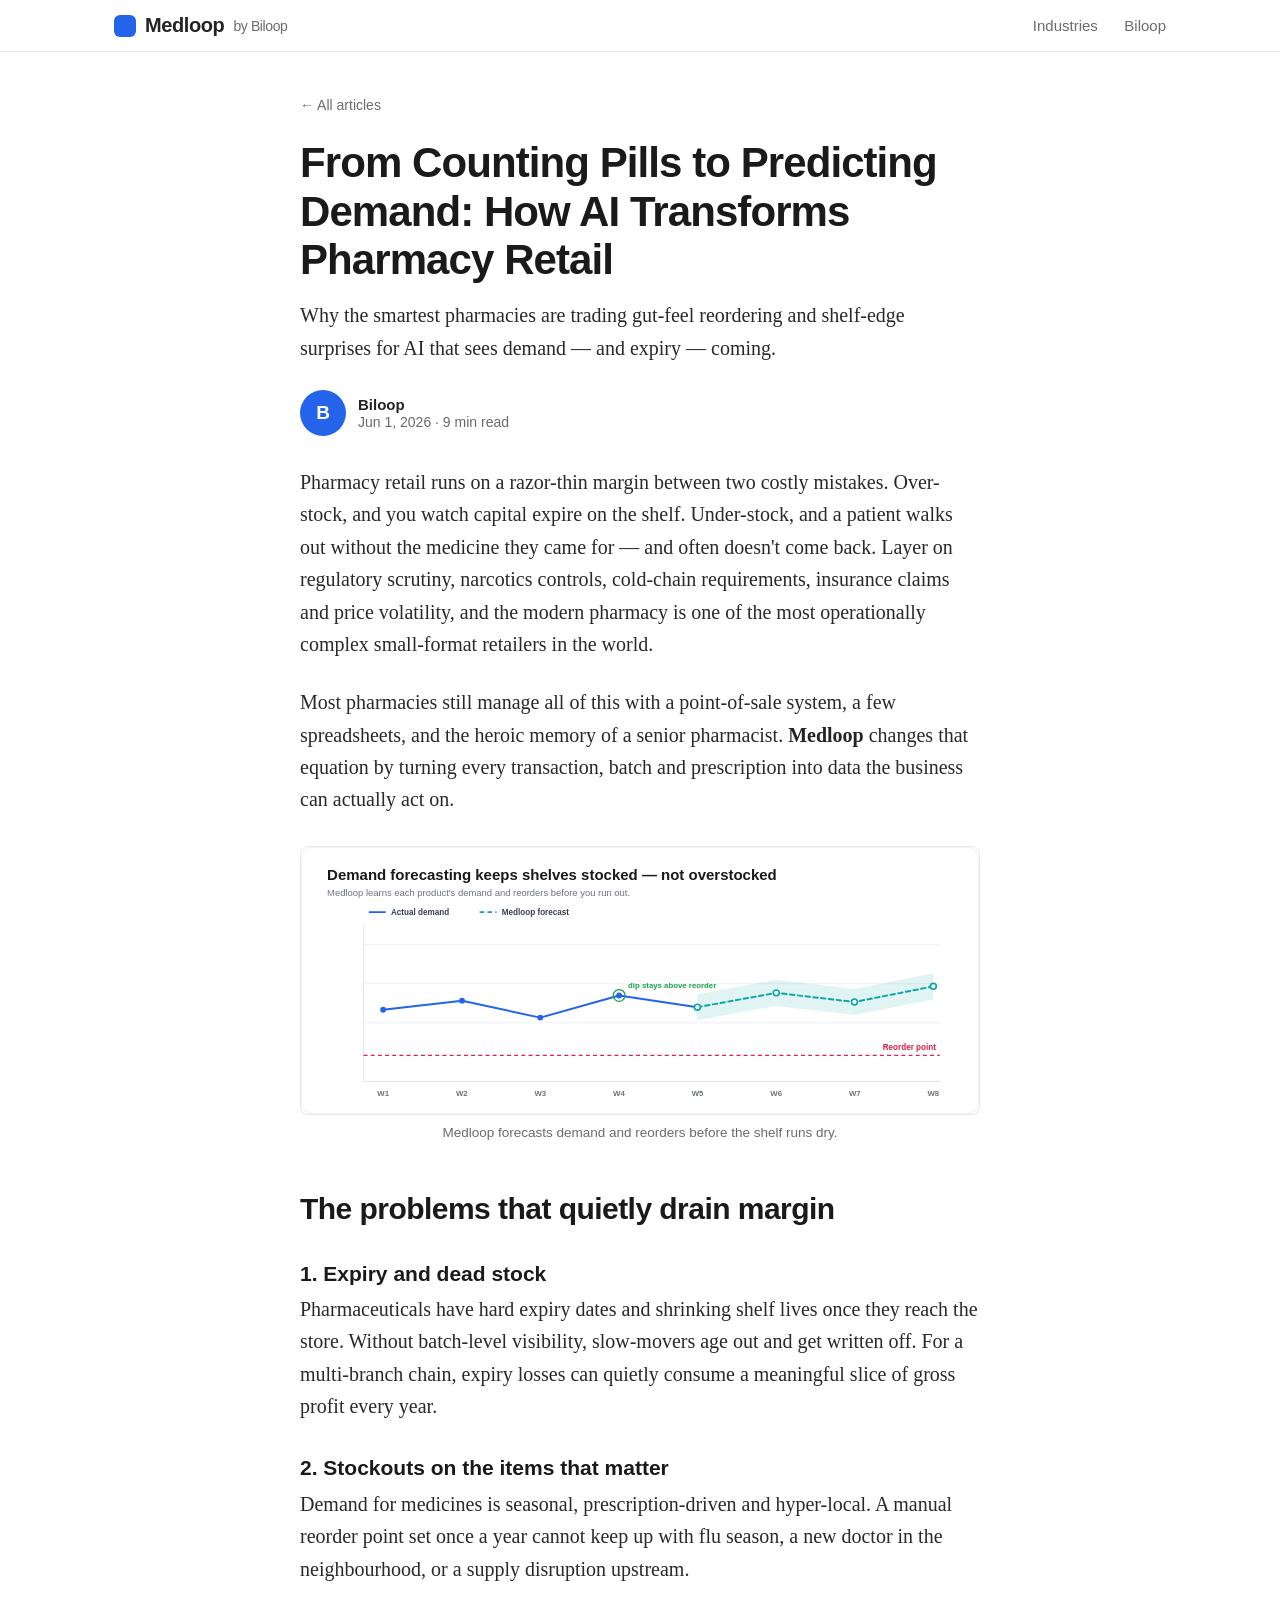
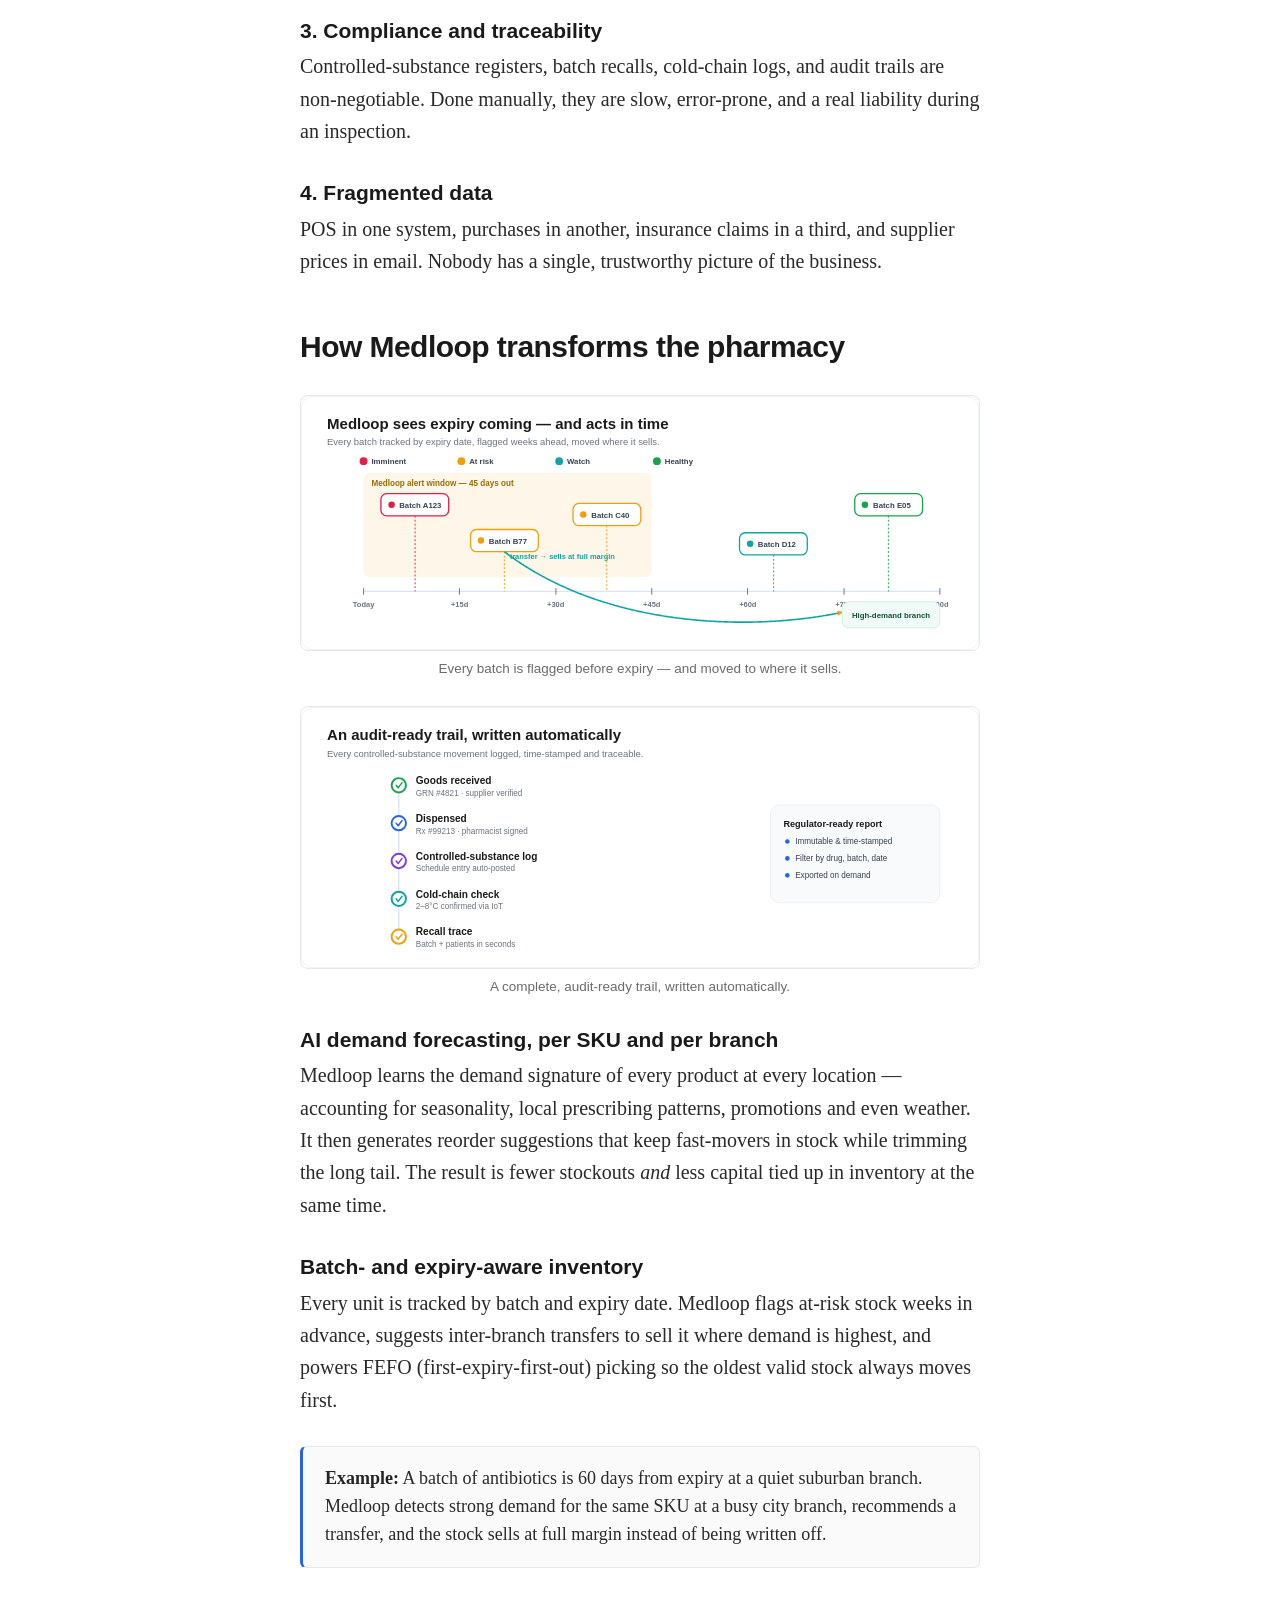
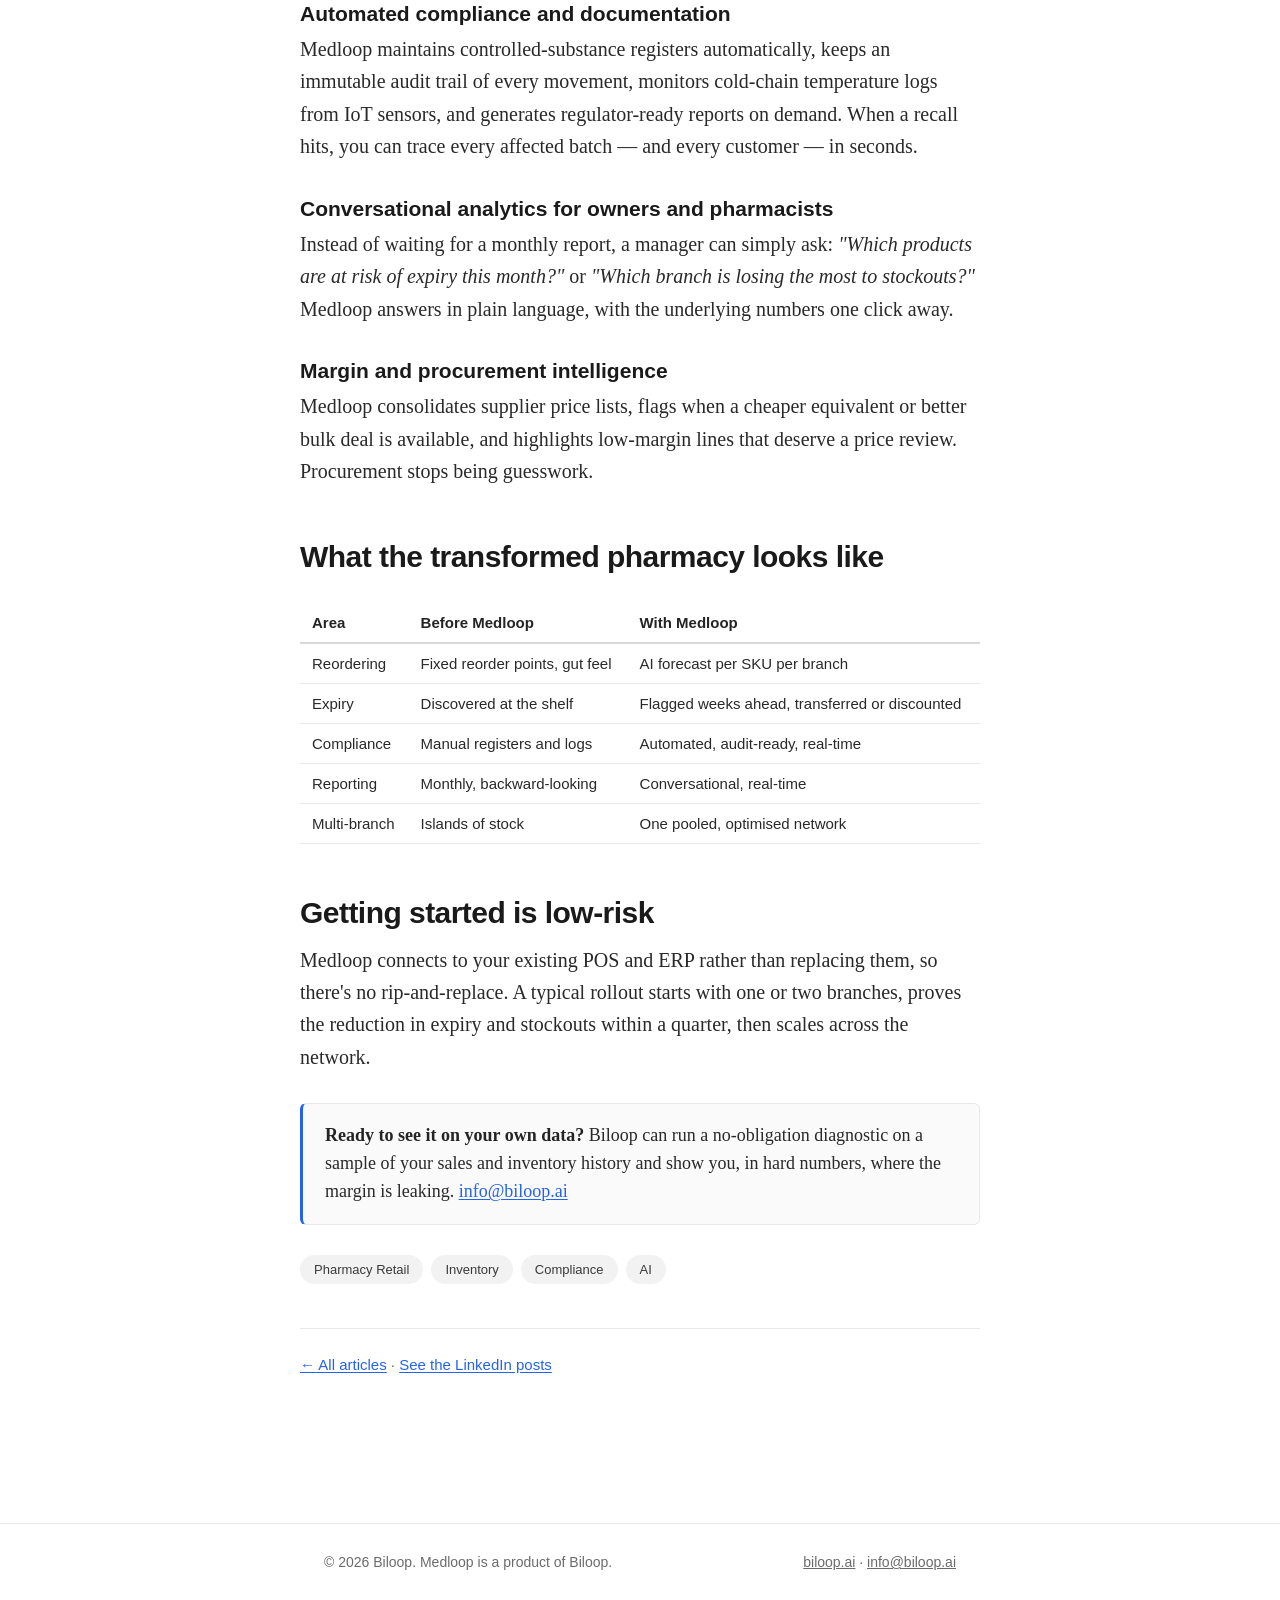
<file: blogs/pharmacy-retail.html>
<!DOCTYPE html>
<html lang="en">
<head>
  <meta charset="UTF-8" />
  <meta name="viewport" content="width=device-width, initial-scale=1.0" />
  <title>How AI Transforms Pharmacy Retail — Medloop</title>
  <meta name="description" content="From expiry losses and stockouts to compliance risk, see how Medloop uses AI to transform pharmacy retail operations." />
  <link rel="stylesheet" href="../assets/css/style.css" />
</head>
<body>
  <header class="site-header">
    <nav class="nav">
      <a class="brand" href="../index.html"><span class="dot"></span> Medloop <small>by Biloop</small></a>
      <div class="nav-links">
        <a href="../index.html#industries">Industries</a>
        <a href="https://biloop.ai" target="_blank" rel="noopener">Biloop</a>
      </div>
    </nav>
  </header>

  <article class="article container">
    <a class="backlink" href="../index.html">← All articles</a>
    <h1>From Counting Pills to Predicting Demand: How AI Transforms Pharmacy Retail</h1>
    <p class="dek">Why the smartest pharmacies are trading gut-feel reordering and shelf-edge surprises for AI that sees demand — and expiry — coming.</p>
    <div class="byline">
      <span class="avatar">B</span>
      <div>
        <div class="byline-name">Biloop</div>
        <div class="byline-sub">Jun 1, 2026 · 9 min read</div>
      </div>
    </div>

    <p>Pharmacy retail runs on a razor-thin margin between two costly mistakes. Over-stock, and you watch capital expire on the shelf. Under-stock, and a patient walks out without the medicine they came for — and often doesn't come back. Layer on regulatory scrutiny, narcotics controls, cold-chain requirements, insurance claims and price volatility, and the modern pharmacy is one of the most operationally complex small-format retailers in the world.</p>

    <p>Most pharmacies still manage all of this with a point-of-sale system, a few spreadsheets, and the heroic memory of a senior pharmacist. <strong>Medloop</strong> changes that equation by turning every transaction, batch and prescription into data the business can actually act on.</p>

    <figure class="diagram">
      <img src="../assets/img/pharmacy-forecast.svg" alt="Demand-forecast line chart: actual vs Medloop forecast staying above the reorder point" />
      <figcaption>Medloop forecasts demand and reorders before the shelf runs dry.</figcaption>
    </figure>

    <h2>The problems that quietly drain margin</h2>
    <h3>1. Expiry and dead stock</h3>
    <p>Pharmaceuticals have hard expiry dates and shrinking shelf lives once they reach the store. Without batch-level visibility, slow-movers age out and get written off. For a multi-branch chain, expiry losses can quietly consume a meaningful slice of gross profit every year.</p>

    <h3>2. Stockouts on the items that matter</h3>
    <p>Demand for medicines is seasonal, prescription-driven and hyper-local. A manual reorder point set once a year cannot keep up with flu season, a new doctor in the neighbourhood, or a supply disruption upstream.</p>

    <h3>3. Compliance and traceability</h3>
    <p>Controlled-substance registers, batch recalls, cold-chain logs, and audit trails are non-negotiable. Done manually, they are slow, error-prone, and a real liability during an inspection.</p>

    <h3>4. Fragmented data</h3>
    <p>POS in one system, purchases in another, insurance claims in a third, and supplier prices in email. Nobody has a single, trustworthy picture of the business.</p>

    <h2>How Medloop transforms the pharmacy</h2>

    <figure class="diagram">
      <img src="../assets/img/pharmacy-expiry.svg" alt="Expiry timeline: batches flagged by risk, with a near-expiry batch transferred to a high-demand branch" />
      <figcaption>Every batch is flagged before expiry — and moved to where it sells.</figcaption>
    </figure>

    <figure class="diagram">
      <img src="../assets/img/pharmacy-audit.svg" alt="Audit trail: goods-received, dispensing, controlled-substance, cold-chain and recall events logged automatically" />
      <figcaption>A complete, audit-ready trail, written automatically.</figcaption>
    </figure>

    <h3>AI demand forecasting, per SKU and per branch</h3>
    <p>Medloop learns the demand signature of every product at every location — accounting for seasonality, local prescribing patterns, promotions and even weather. It then generates reorder suggestions that keep fast-movers in stock while trimming the long tail. The result is fewer stockouts <em>and</em> less capital tied up in inventory at the same time.</p>

    <h3>Batch- and expiry-aware inventory</h3>
    <p>Every unit is tracked by batch and expiry date. Medloop flags at-risk stock weeks in advance, suggests inter-branch transfers to sell it where demand is highest, and powers FEFO (first-expiry-first-out) picking so the oldest valid stock always moves first.</p>

    <div class="callout">
      <strong>Example:</strong> A batch of antibiotics is 60 days from expiry at a quiet suburban branch. Medloop detects strong demand for the same SKU at a busy city branch, recommends a transfer, and the stock sells at full margin instead of being written off.
    </div>

    <h3>Automated compliance and documentation</h3>
    <p>Medloop maintains controlled-substance registers automatically, keeps an immutable audit trail of every movement, monitors cold-chain temperature logs from IoT sensors, and generates regulator-ready reports on demand. When a recall hits, you can trace every affected batch — and every customer — in seconds.</p>

    <h3>Conversational analytics for owners and pharmacists</h3>
    <p>Instead of waiting for a monthly report, a manager can simply ask: <em>"Which products are at risk of expiry this month?"</em> or <em>"Which branch is losing the most to stockouts?"</em> Medloop answers in plain language, with the underlying numbers one click away.</p>

    <h3>Margin and procurement intelligence</h3>
    <p>Medloop consolidates supplier price lists, flags when a cheaper equivalent or better bulk deal is available, and highlights low-margin lines that deserve a price review. Procurement stops being guesswork.</p>

    <h2>What the transformed pharmacy looks like</h2>
    <table>
      <tr><th>Area</th><th>Before Medloop</th><th>With Medloop</th></tr>
      <tr><td>Reordering</td><td>Fixed reorder points, gut feel</td><td>AI forecast per SKU per branch</td></tr>
      <tr><td>Expiry</td><td>Discovered at the shelf</td><td>Flagged weeks ahead, transferred or discounted</td></tr>
      <tr><td>Compliance</td><td>Manual registers and logs</td><td>Automated, audit-ready, real-time</td></tr>
      <tr><td>Reporting</td><td>Monthly, backward-looking</td><td>Conversational, real-time</td></tr>
      <tr><td>Multi-branch</td><td>Islands of stock</td><td>One pooled, optimised network</td></tr>
    </table>

    <h2>Getting started is low-risk</h2>
    <p>Medloop connects to your existing POS and ERP rather than replacing them, so there's no rip-and-replace. A typical rollout starts with one or two branches, proves the reduction in expiry and stockouts within a quarter, then scales across the network.</p>

    <div class="callout">
      <strong>Ready to see it on your own data?</strong> Biloop can run a no-obligation diagnostic on a sample of your sales and inventory history and show you, in hard numbers, where the margin is leaking. <a href="mailto:info@biloop.ai">info@biloop.ai</a>
    </div>

    <div class="tags"><span class="tag">Pharmacy Retail</span><span class="tag">Inventory</span><span class="tag">Compliance</span><span class="tag">AI</span></div>

    <hr class="soft" />
    <p class="endlinks"><a href="../index.html">← All articles</a> · <a href="../linkedin-posts/README.md">See the LinkedIn posts</a></p>
  </article>

  <footer class="site-footer">
    <div class="container">
      <span>© 2026 Biloop. Medloop is a product of Biloop.</span>
      <span><a href="https://biloop.ai" target="_blank" rel="noopener">biloop.ai</a> · <a href="mailto:info@biloop.ai">info@biloop.ai</a></span>
    </div>
  </footer>
</body>
</html>
</file>
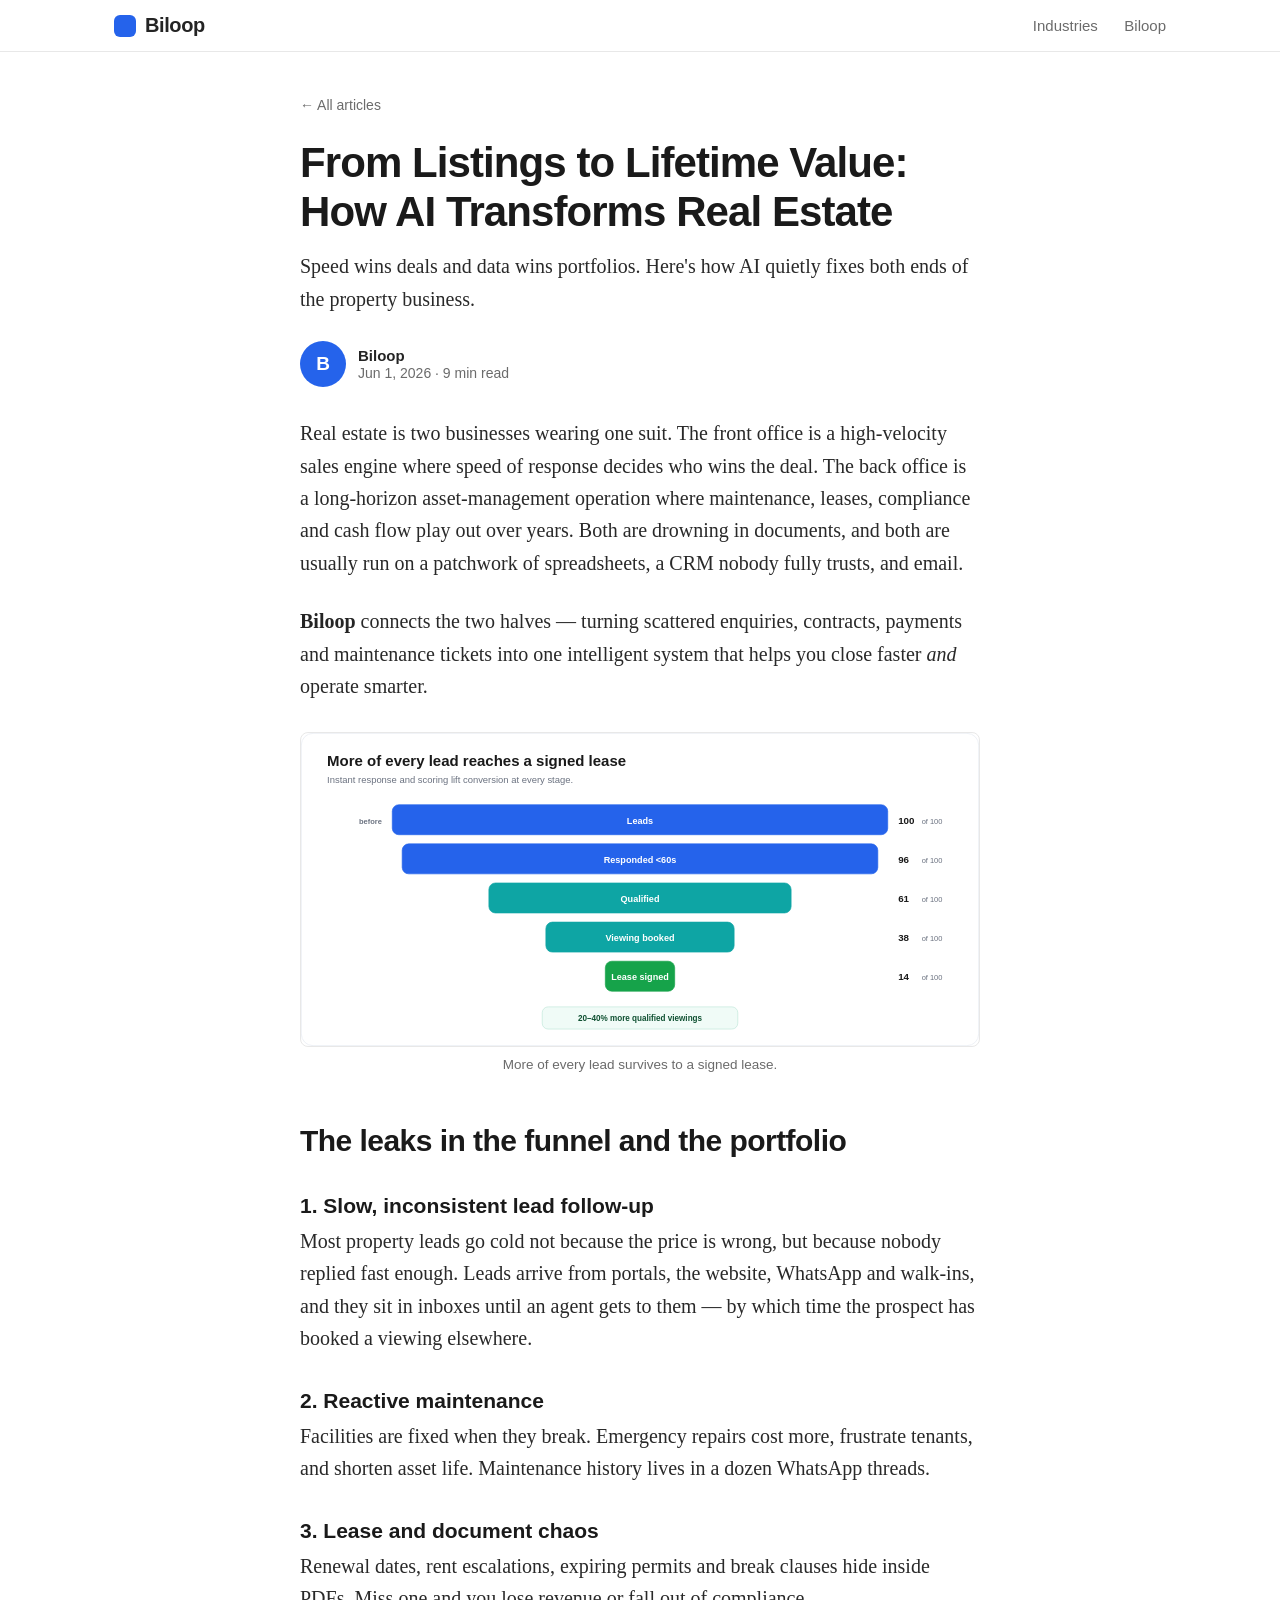
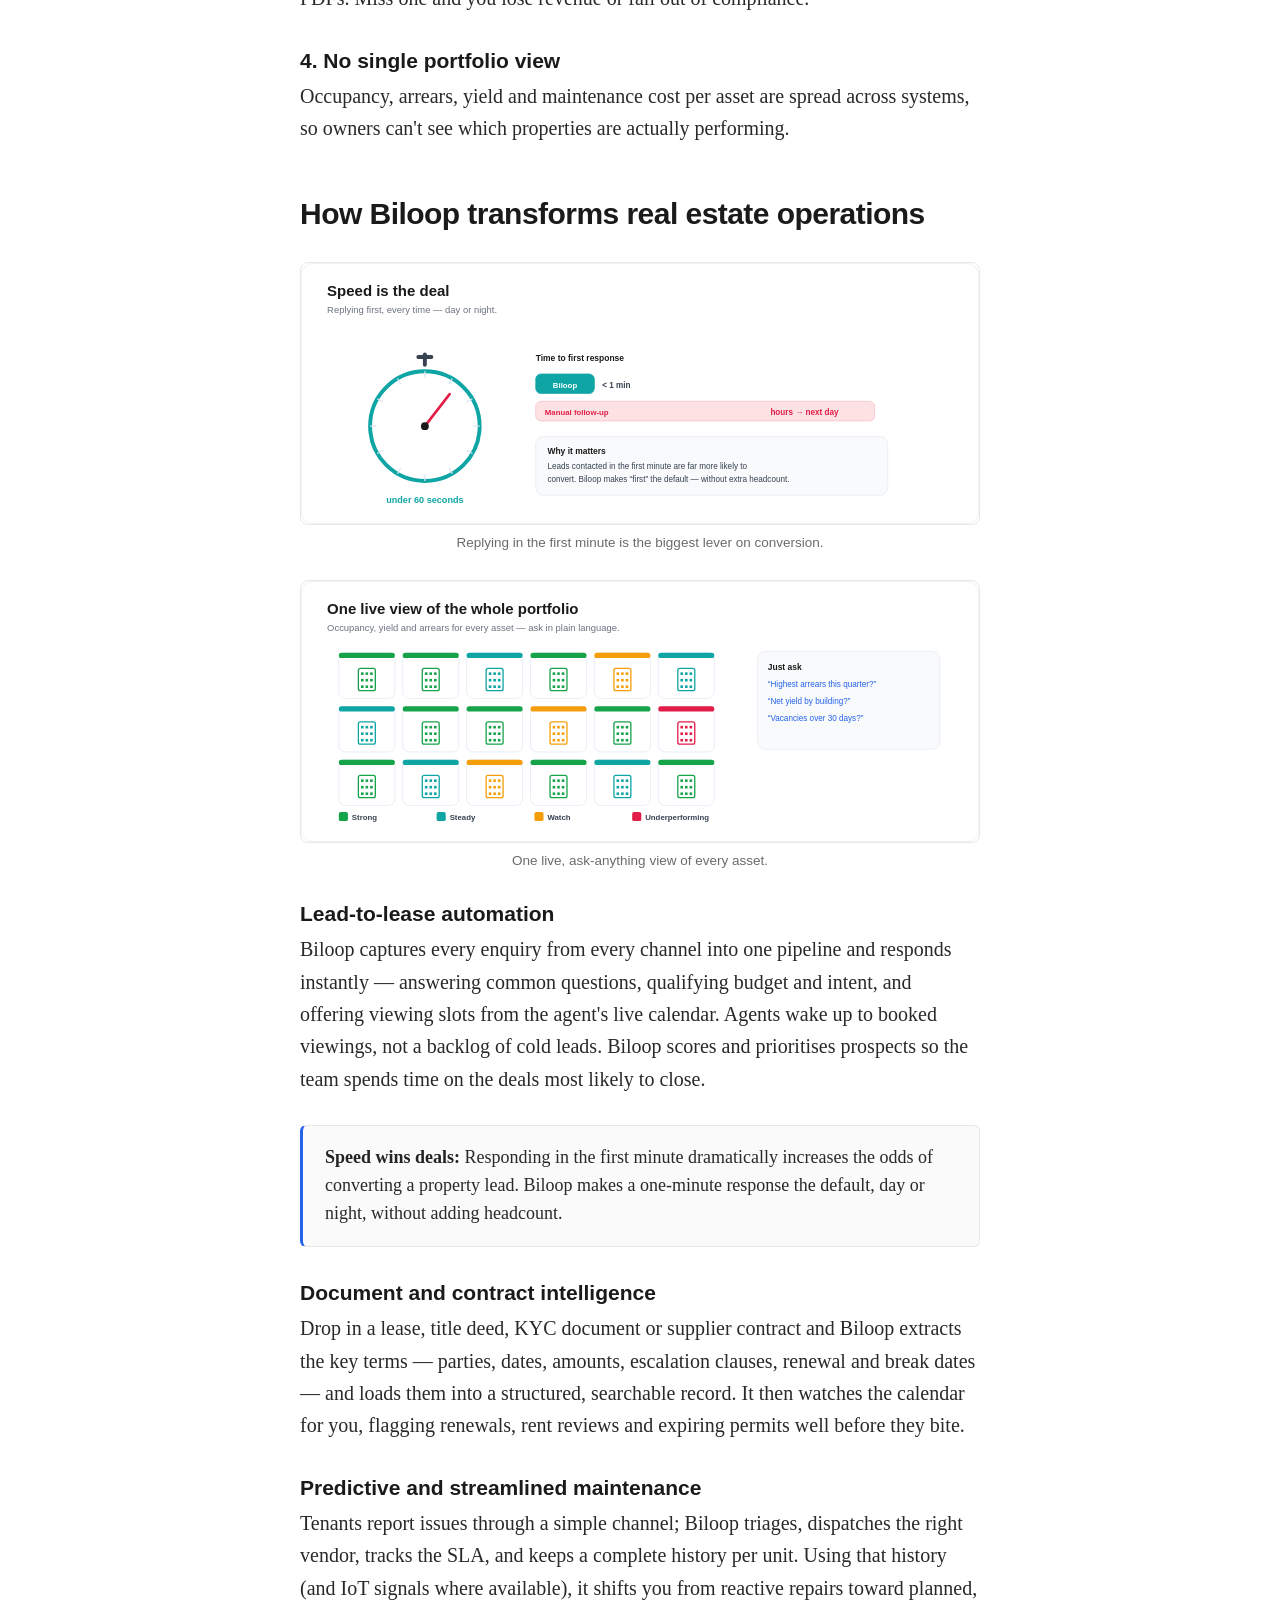
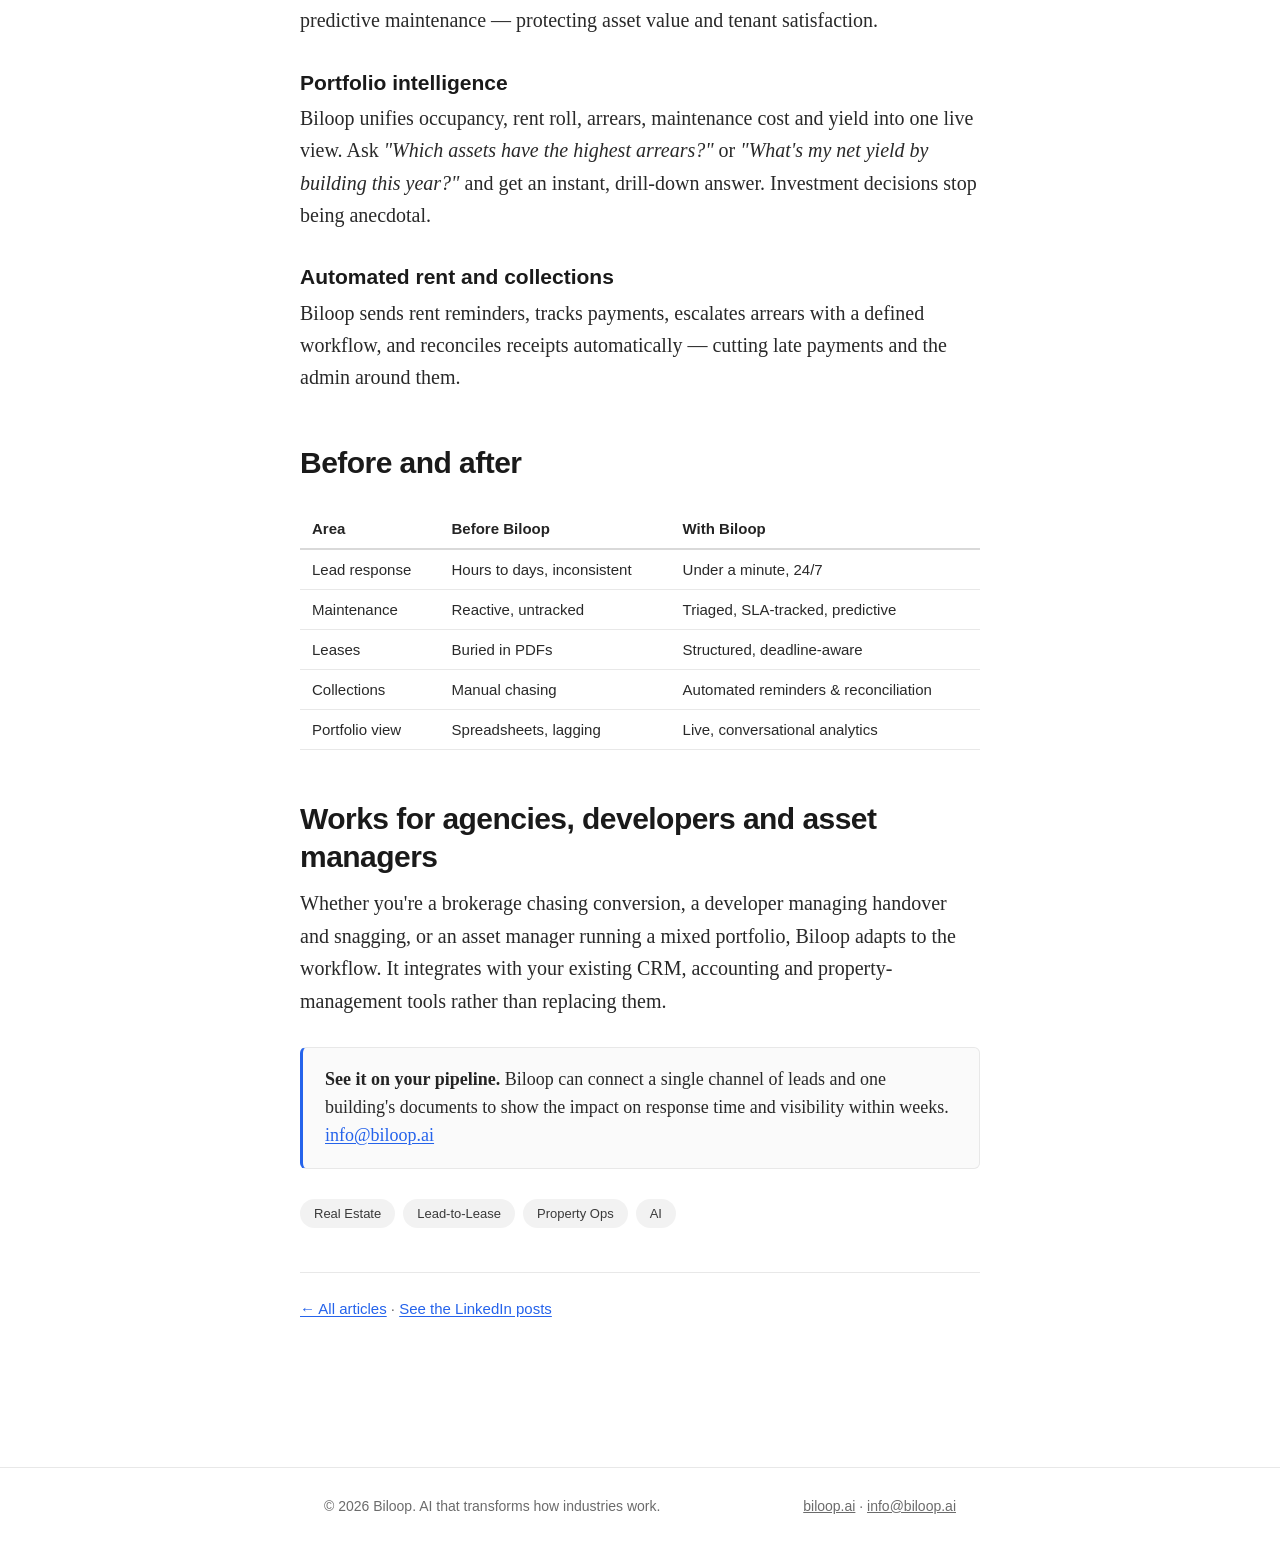
<file: blogs/real-estate.html>
<!DOCTYPE html>
<html lang="en">
<head>
  <meta charset="UTF-8" />
  <meta name="viewport" content="width=device-width, initial-scale=1.0" />
  <title>How AI Transforms Real Estate — Biloop</title>
  <meta name="description" content="From slow lead follow-up and reactive maintenance to AI-driven lead-to-lease and portfolio intelligence — how Biloop transforms real estate." />
  <link rel="stylesheet" href="../assets/css/style.css" />
</head>
<body>
  <header class="site-header">
    <nav class="nav">
      <a class="brand" href="../index.html"><span class="dot"></span> Biloop</a>
      <div class="nav-links">
        <a href="../index.html#industries">Industries</a>
        <a href="https://biloop.ai" target="_blank" rel="noopener">Biloop</a>
      </div>
    </nav>
  </header>

  <article class="article container">
    <a class="backlink" href="../index.html">← All articles</a>
    <h1>From Listings to Lifetime Value: How AI Transforms Real Estate</h1>
    <p class="dek">Speed wins deals and data wins portfolios. Here's how AI quietly fixes both ends of the property business.</p>
    <div class="byline">
      <span class="avatar">B</span>
      <div>
        <div class="byline-name">Biloop</div>
        <div class="byline-sub">Jun 1, 2026 · 9 min read</div>
      </div>
    </div>

    <p>Real estate is two businesses wearing one suit. The front office is a high-velocity sales engine where speed of response decides who wins the deal. The back office is a long-horizon asset-management operation where maintenance, leases, compliance and cash flow play out over years. Both are drowning in documents, and both are usually run on a patchwork of spreadsheets, a CRM nobody fully trusts, and email.</p>

    <p><strong>Biloop</strong> connects the two halves — turning scattered enquiries, contracts, payments and maintenance tickets into one intelligent system that helps you close faster <em>and</em> operate smarter.</p>

    <figure class="diagram">
      <img src="../assets/img/real-estate-funnel.svg" alt="Lead-to-lease conversion funnel from leads through to signed leases" />
      <figcaption>More of every lead survives to a signed lease.</figcaption>
    </figure>

    <h2>The leaks in the funnel and the portfolio</h2>
    <h3>1. Slow, inconsistent lead follow-up</h3>
    <p>Most property leads go cold not because the price is wrong, but because nobody replied fast enough. Leads arrive from portals, the website, WhatsApp and walk-ins, and they sit in inboxes until an agent gets to them — by which time the prospect has booked a viewing elsewhere.</p>

    <h3>2. Reactive maintenance</h3>
    <p>Facilities are fixed when they break. Emergency repairs cost more, frustrate tenants, and shorten asset life. Maintenance history lives in a dozen WhatsApp threads.</p>

    <h3>3. Lease and document chaos</h3>
    <p>Renewal dates, rent escalations, expiring permits and break clauses hide inside PDFs. Miss one and you lose revenue or fall out of compliance.</p>

    <h3>4. No single portfolio view</h3>
    <p>Occupancy, arrears, yield and maintenance cost per asset are spread across systems, so owners can't see which properties are actually performing.</p>

    <h2>How Biloop transforms real estate operations</h2>

    <figure class="diagram">
      <img src="../assets/img/real-estate-speed.svg" alt="Stopwatch and comparison bars showing sub-60-second response versus manual hours" />
      <figcaption>Replying in the first minute is the biggest lever on conversion.</figcaption>
    </figure>

    <figure class="diagram">
      <img src="../assets/img/real-estate-portfolio.svg" alt="Portfolio heat-grid of buildings coloured by performance, with plain-language queries" />
      <figcaption>One live, ask-anything view of every asset.</figcaption>
    </figure>

    <h3>Lead-to-lease automation</h3>
    <p>Biloop captures every enquiry from every channel into one pipeline and responds instantly — answering common questions, qualifying budget and intent, and offering viewing slots from the agent's live calendar. Agents wake up to booked viewings, not a backlog of cold leads. Biloop scores and prioritises prospects so the team spends time on the deals most likely to close.</p>

    <div class="callout">
      <strong>Speed wins deals:</strong> Responding in the first minute dramatically increases the odds of converting a property lead. Biloop makes a one-minute response the default, day or night, without adding headcount.
    </div>

    <h3>Document and contract intelligence</h3>
    <p>Drop in a lease, title deed, KYC document or supplier contract and Biloop extracts the key terms — parties, dates, amounts, escalation clauses, renewal and break dates — and loads them into a structured, searchable record. It then watches the calendar for you, flagging renewals, rent reviews and expiring permits well before they bite.</p>

    <h3>Predictive and streamlined maintenance</h3>
    <p>Tenants report issues through a simple channel; Biloop triages, dispatches the right vendor, tracks the SLA, and keeps a complete history per unit. Using that history (and IoT signals where available), it shifts you from reactive repairs toward planned, predictive maintenance — protecting asset value and tenant satisfaction.</p>

    <h3>Portfolio intelligence</h3>
    <p>Biloop unifies occupancy, rent roll, arrears, maintenance cost and yield into one live view. Ask <em>"Which assets have the highest arrears?"</em> or <em>"What's my net yield by building this year?"</em> and get an instant, drill-down answer. Investment decisions stop being anecdotal.</p>

    <h3>Automated rent and collections</h3>
    <p>Biloop sends rent reminders, tracks payments, escalates arrears with a defined workflow, and reconciles receipts automatically — cutting late payments and the admin around them.</p>

    <h2>Before and after</h2>
    <table>
      <tr><th>Area</th><th>Before Biloop</th><th>With Biloop</th></tr>
      <tr><td>Lead response</td><td>Hours to days, inconsistent</td><td>Under a minute, 24/7</td></tr>
      <tr><td>Maintenance</td><td>Reactive, untracked</td><td>Triaged, SLA-tracked, predictive</td></tr>
      <tr><td>Leases</td><td>Buried in PDFs</td><td>Structured, deadline-aware</td></tr>
      <tr><td>Collections</td><td>Manual chasing</td><td>Automated reminders &amp; reconciliation</td></tr>
      <tr><td>Portfolio view</td><td>Spreadsheets, lagging</td><td>Live, conversational analytics</td></tr>
    </table>

    <h2>Works for agencies, developers and asset managers</h2>
    <p>Whether you're a brokerage chasing conversion, a developer managing handover and snagging, or an asset manager running a mixed portfolio, Biloop adapts to the workflow. It integrates with your existing CRM, accounting and property-management tools rather than replacing them.</p>

    <div class="callout">
      <strong>See it on your pipeline.</strong> Biloop can connect a single channel of leads and one building's documents to show the impact on response time and visibility within weeks. <a href="mailto:info@biloop.ai">info@biloop.ai</a>
    </div>

    <div class="tags"><span class="tag">Real Estate</span><span class="tag">Lead-to-Lease</span><span class="tag">Property Ops</span><span class="tag">AI</span></div>

    <hr class="soft" />
    <p class="endlinks"><a href="../index.html">← All articles</a> · <a href="../linkedin-posts/README.md">See the LinkedIn posts</a></p>
  </article>

  <footer class="site-footer">
    <div class="container">
      <span>© 2026 Biloop. AI that transforms how industries work.</span>
      <span><a href="https://biloop.ai" target="_blank" rel="noopener">biloop.ai</a> · <a href="mailto:info@biloop.ai">info@biloop.ai</a></span>
    </div>
  </footer>
</body>
</html>
</file>
<file: assets/css/style.css>
/* Mydo by Biloop — Medium-style editorial theme */
:root {
  --bg: #ffffff;
  --ink: #242424;
  --ink-soft: #292929;
  --muted: #6b6b6b;
  --line: #e8e8e8;
  --line-strong: #d9d9d9;
  --brand: #2563eb;
  --wash: #fafafa;
  --tag-bg: #f2f2f2;
  --maxw: 680px;
  --serif: Georgia, "Iowan Old Style", Charter, "Times New Roman", Times, serif;
  --sans: -apple-system, BlinkMacSystemFont, "Segoe UI", Roboto, Helvetica, Arial, sans-serif;
}

* { box-sizing: border-box; }
html { scroll-behavior: smooth; -webkit-text-size-adjust: 100%; }
body {
  margin: 0;
  background: var(--bg);
  color: var(--ink);
  font-family: var(--sans);
  -webkit-font-smoothing: antialiased;
  text-rendering: optimizeLegibility;
}

a { color: inherit; }

.container { max-width: var(--maxw); margin: 0 auto; padding: 0 24px; }

/* ---------- Header / nav ---------- */
.site-header {
  position: sticky; top: 0; z-index: 10;
  background: rgba(255,255,255,.92);
  backdrop-filter: saturate(120%) blur(8px);
  border-bottom: 1px solid var(--line);
}
.nav {
  display: flex; align-items: center; justify-content: space-between;
  max-width: 1100px; margin: 0 auto; padding: 14px 24px;
}
.brand {
  display: inline-flex; align-items: center; gap: 9px;
  font-family: var(--sans); font-weight: 800; font-size: 20px;
  letter-spacing: -.02em; text-decoration: none; color: var(--ink);
}
.brand .dot {
  width: 22px; height: 22px; border-radius: 6px;
  background: var(--brand); display: inline-block;
}
.brand small { color: var(--muted); font-weight: 500; font-size: 14px; }
.nav-links a { font-family: var(--sans); color: var(--muted); margin-left: 22px; font-size: 15px; text-decoration: none; }
.nav-links a:hover { color: var(--ink); }

/* ---------- Article ---------- */
.article { padding: 44px 0 80px; }
.backlink {
  display: inline-block; font-family: var(--sans); font-size: 14px;
  color: var(--muted); text-decoration: none; margin-bottom: 26px;
}
.backlink:hover { color: var(--ink); }

.article h1 {
  font-family: var(--sans); font-weight: 800;
  font-size: clamp(30px, 5.2vw, 42px); line-height: 1.16;
  letter-spacing: -.022em; margin: 0 0 14px; color: #1a1a1a;
}
.dek {
  font-family: var(--sans); font-weight: 400;
  font-size: clamp(18px, 2.4vw, 21px); line-height: 1.4;
  color: var(--muted); margin: 0 0 26px;
}

/* Byline */
.byline { display: flex; align-items: center; gap: 12px; margin: 22px 0 30px; }
.avatar {
  width: 46px; height: 46px; border-radius: 50%;
  background: var(--brand); color: #fff;
  display: grid; place-items: center;
  font-family: var(--sans); font-weight: 700; font-size: 19px;
}
.byline-name { font-family: var(--sans); font-size: 15px; color: var(--ink); font-weight: 600; }
.byline-sub { font-family: var(--sans); font-size: 14px; color: var(--muted); margin-top: 1px; }

/* Body type */
.article p, .article li {
  font-family: var(--serif); font-size: 20px; line-height: 1.62;
  color: var(--ink-soft); margin: 0 0 26px;
}
.article ul, .article ol { padding-left: 26px; margin: 0 0 26px; }
.article li { margin-bottom: 10px; }
.article a:not(.backlink) { color: var(--brand); text-decoration: underline; text-underline-offset: 2px; }
.article strong { color: var(--ink); }

.article h2 {
  font-family: var(--sans); font-weight: 800;
  font-size: clamp(24px, 3.4vw, 30px); line-height: 1.25;
  letter-spacing: -.018em; color: #1a1a1a; margin: 50px 0 12px;
}
.article h3 {
  font-family: var(--sans); font-weight: 700;
  font-size: 21px; line-height: 1.3; color: #1a1a1a; margin: 32px 0 6px;
}

.article blockquote {
  margin: 30px 0; padding: 4px 0 4px 22px;
  border-left: 3px solid var(--ink);
  font-family: var(--serif); font-style: italic; font-size: 22px;
  line-height: 1.5; color: #515151;
}

/* Tables */
.article table { width: 100%; border-collapse: collapse; margin: 28px 0; font-family: var(--sans); font-size: 15px; }
.article th, .article td { border-bottom: 1px solid var(--line); padding: 11px 12px; text-align: left; vertical-align: top; }
.article th { border-bottom: 2px solid var(--line-strong); color: var(--ink); font-weight: 700; }
.article td { color: var(--ink-soft); }

/* Callout */
.callout {
  margin: 30px 0; padding: 18px 22px;
  background: var(--wash); border: 1px solid var(--line);
  border-left: 3px solid var(--brand); border-radius: 6px;
  font-family: var(--serif); font-size: 18px; line-height: 1.55; color: var(--ink-soft);
}
.callout strong { color: var(--ink); }

/* KPI strip */
.kpi-row { display: flex; flex-wrap: wrap; gap: 0; margin: 32px 0; border: 1px solid var(--line); border-radius: 8px; overflow: hidden; }
.kpi { flex: 1 1 150px; padding: 18px 16px; text-align: center; border-right: 1px solid var(--line); }
.kpi:last-child { border-right: none; }
.kpi b { display: block; font-family: var(--sans); font-size: 24px; font-weight: 800; color: var(--ink); letter-spacing: -.02em; }
.kpi span { font-family: var(--sans); color: var(--muted); font-size: 13px; line-height: 1.35; display: block; margin-top: 4px; }

/* Tags */
.tags { display: flex; flex-wrap: wrap; gap: 8px; margin: 14px 0 0; }
.tag {
  font-family: var(--sans); font-size: 13px; color: #3a3a3a;
  background: var(--tag-bg); border-radius: 100px; padding: 7px 14px; text-decoration: none;
}

/* Figures: feature image + diagrams */
figure.feature { margin: 8px 0 36px; }
figure.feature img { width: 100%; height: auto; display: block; border-radius: 6px; }
figure.diagram { margin: 30px 0; }
figure.diagram img, img.diagram {
  width: 100%; height: auto; display: block;
  border: 1px solid var(--line); border-radius: 8px; background: #fff;
}
.iconstrip { margin: 18px 0 6px; }
.iconstrip img { width: 100%; height: auto; display: block; }
figure figcaption {
  font-family: var(--sans); color: var(--muted); font-size: 13.5px;
  text-align: center; margin-top: 10px;
}

hr.soft { border: none; border-top: 1px solid var(--line); margin: 44px 0 24px; }
.article .endlinks { font-family: var(--sans); font-size: 15px; color: var(--muted); }

/* ---------- Home (publication) ---------- */
.masthead { padding: 64px 0 28px; border-bottom: 1px solid var(--line); }
.masthead .kicker { font-family: var(--sans); font-size: 14px; letter-spacing: .12em; text-transform: uppercase; color: var(--brand); font-weight: 700; }
.masthead h1 { font-family: var(--sans); font-weight: 800; font-size: clamp(34px, 6vw, 52px); line-height: 1.08; letter-spacing: -.03em; margin: 14px 0 12px; color: #1a1a1a; }
.masthead p { font-family: var(--serif); font-size: 21px; line-height: 1.5; color: var(--muted); margin: 0; }

.section-label { font-family: var(--sans); font-size: 13px; letter-spacing: .12em; text-transform: uppercase; color: var(--muted); font-weight: 700; margin: 44px 0 8px; }

.stories { list-style: none; padding: 0; margin: 0; }
.story { display: flex; gap: 22px; align-items: flex-start; padding: 28px 0; border-bottom: 1px solid var(--line); text-decoration: none; color: inherit; }
.story:hover .story-title { color: var(--brand); }
.story-body { flex: 1 1 auto; min-width: 0; }
.story .industry { font-family: var(--sans); font-size: 13px; font-weight: 700; color: var(--brand); letter-spacing: .02em; }
.story-title { font-family: var(--sans); font-weight: 800; font-size: 22px; line-height: 1.25; letter-spacing: -.01em; color: #1a1a1a; margin: 6px 0 7px; }
.story-dek { font-family: var(--serif); font-size: 16.5px; line-height: 1.5; color: var(--muted); margin: 0 0 10px; }
.story-meta { font-family: var(--sans); font-size: 13px; color: var(--muted); }
.story-thumb { flex: 0 0 150px; }
.story-thumb img { width: 150px; height: 100px; object-fit: cover; border-radius: 6px; display: block; }

.platform { margin: 56px 0 10px; padding-top: 8px; }
.platform h2 { font-family: var(--sans); font-weight: 800; font-size: 26px; letter-spacing: -.02em; color: #1a1a1a; margin: 0 0 8px; }
.platform p { font-family: var(--serif); font-size: 18px; line-height: 1.55; color: var(--muted); margin: 0 0 18px; }

.btn {
  display: inline-block; font-family: var(--sans); font-weight: 600; font-size: 15px;
  padding: 11px 20px; border-radius: 100px; text-decoration: none;
  background: var(--brand); color: #fff; border: 1px solid var(--brand);
}
.btn:hover { background: #1d4ed8; }
.btn.secondary { background: #fff; color: var(--ink); border: 1px solid var(--line-strong); }
.btn.secondary:hover { border-color: var(--ink); }

/* ---------- Footer ---------- */
.site-footer { border-top: 1px solid var(--line); padding: 30px 0; margin-top: 40px; }
.site-footer .container { display: flex; flex-wrap: wrap; gap: 12px; justify-content: space-between; align-items: center; }
.site-footer, .site-footer a { font-family: var(--sans); color: var(--muted); font-size: 14px; }

@media (max-width: 600px) {
  .story-thumb { display: none; }
  .article p, .article li { font-size: 19px; }
}
</file>
